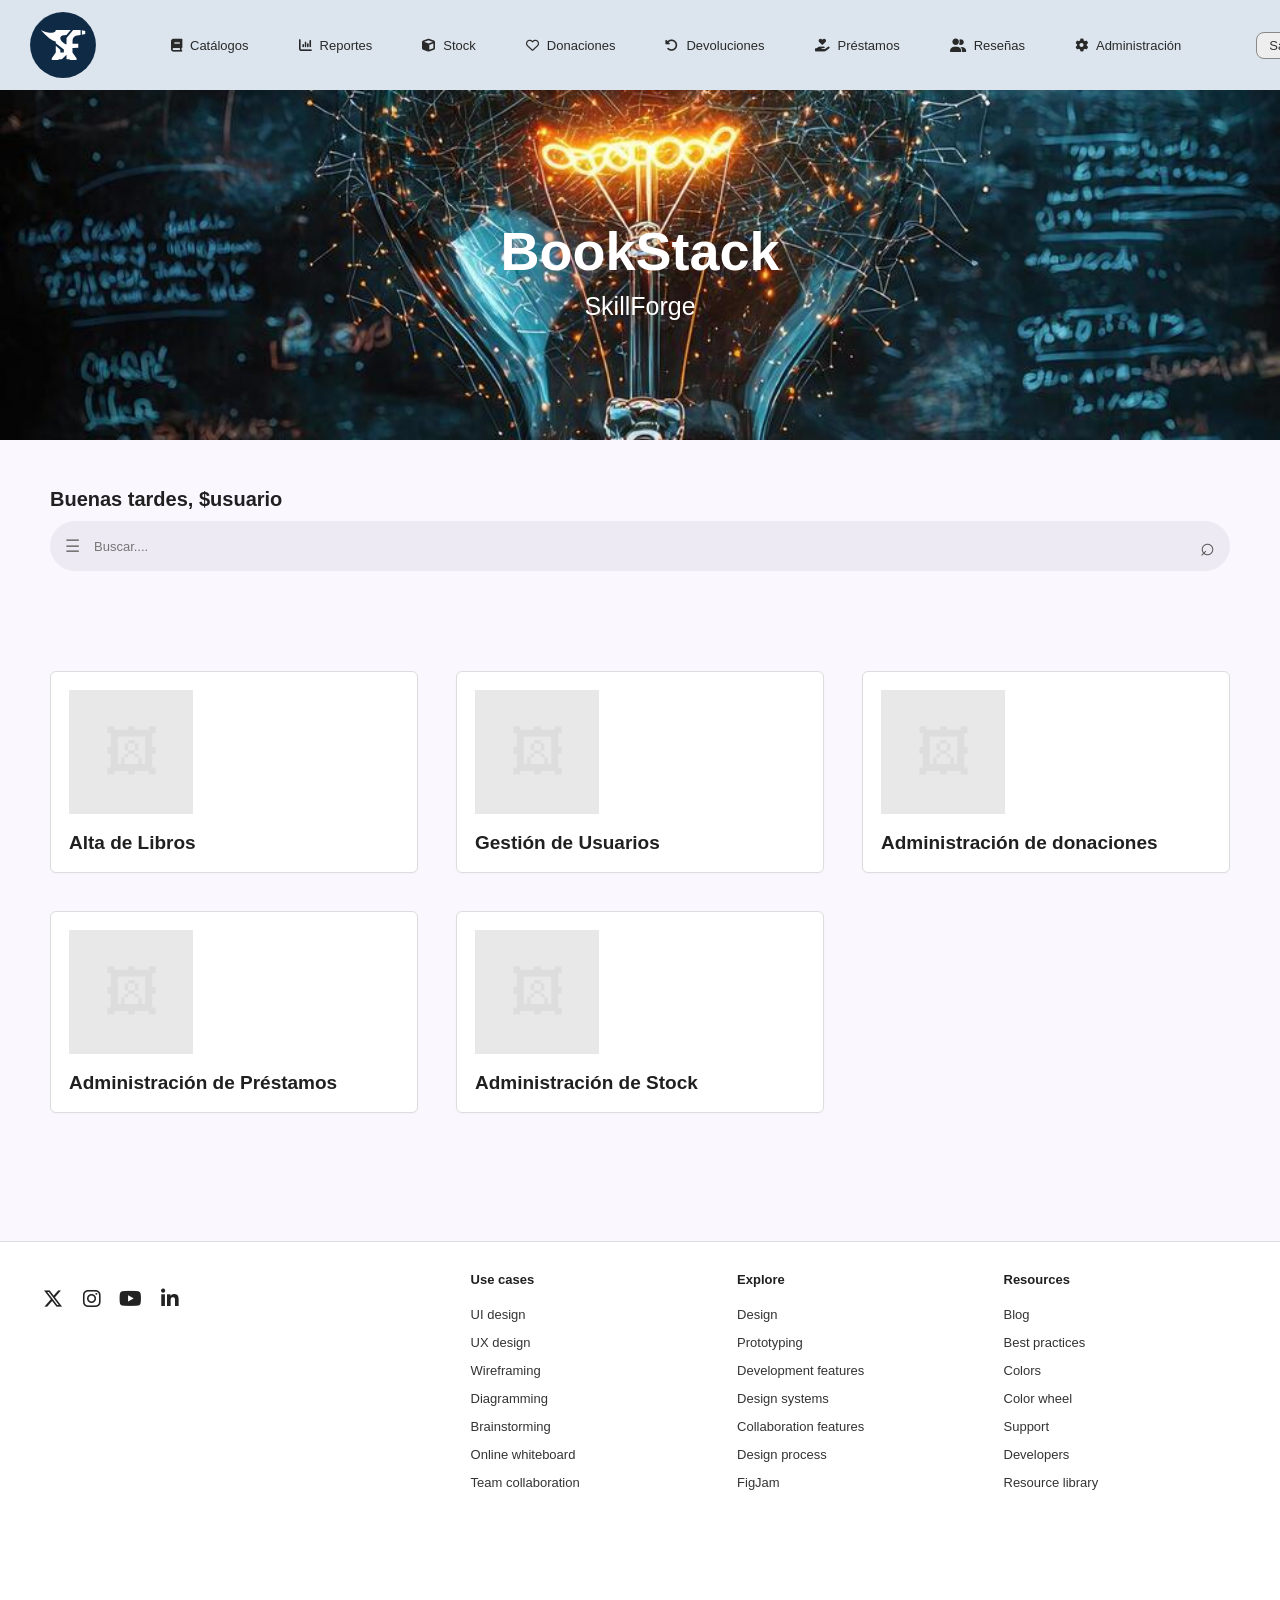
<file: index.html>
<!DOCTYPE html>
<html lang="es">
<head>
    <meta charset="UTF-8">
    <meta name="viewport" content="width=device-width, initial-scale=1.0">
    <title>BookStack - SkillForge</title>
    <link rel="stylesheet" href="https://cdnjs.cloudflare.com/ajax/libs/font-awesome/6.5.2/css/all.min.css">
    <link rel="stylesheet" href="css/style.css">
    <link rel="stylesheet" href="css/navbar.css">
    <link rel="stylesheet" href="css/footer.css">
    <link rel="stylesheet" href="css/formularios.css">
</head>

<body class="body-index">

    <header class="navbar">
        <table class="tabla-navbar">
            <tr>
                <td class="logo-navbar"><img src="img/logo_vectorizado.svg" alt="Logo BookStack"></td>
                <td>
                    <nav>
                        <a href="catalogo.html"><i class="fa-solid fa-book"></i> Catálogos</a>
                        <a href="operaciones.html"><i class="fa-solid fa-chart-column"></i> Reportes</a>
                        <a href="gestion-stock.html"><i class="fa-solid fa-cube"></i> Stock</a>
                        <a href="gestion-stock.html"><i class="fa-regular fa-heart"></i> Donaciones</a>
                        <a href="gestion-stock.html"><i class="fa-solid fa-rotate-left"></i> Devoluciones</a>
                        <a href="registro-prestamo.html"><i class="fa-solid fa-hand-holding-heart"></i> Préstamos</a>
                        <a href="resenas.html"><i class="fa-solid fa-user-group"></i> Reseñas</a>
                        <a href="index.html"><i class="fa-solid fa-gear"></i> Administración</a>
                    </nav>
                </td>
                <td><button class="btn-salir" id="btnSalir">Salir</button></td>
            </tr>
        </table>
    </header>

    <section class="hero hero-index">
        <div class="hero-contenido">
            <h1>BookStack</h1>
            <p>SkillForge</p>
        </div>
    </section>

    <main class="main-index">

        <h2>Buenas tardes, $usuario</h2>

        <table class="search-box">
            <tr>
                <td class="menu-icon">☰</td>
                <td class="search-input"><input type="text" id="search" placeholder="Buscar...."></td>
                <td class="search-icon">⌕</td>
            </tr>
        </table>

        <table class="cards" id="cards">
            <tr>
                <td>
                    <a href="alta-libro.html" class="card-link">
                        <div class="card">
                            <div class="card-image">🖼</div>
                            <h3>Alta de Libros</h3>
                        </div>
                    </a>
                </td>
                <td>
                    <a href="gestion-usuarios.html" class="card-link">
                        <div class="card">
                            <div class="card-image">🖼</div>
                            <h3>Gestión de Usuarios</h3>
                        </div>
                    </a>
                </td>
                <td>
                    <a href="alta-libro.html" class="card-link">
                        <div class="card">
                            <div class="card-image">🖼</div>
                            <h3>Administración de donaciones</h3>
                        </div>
                    </a>
                </td>
            </tr>
            <tr>
                <td>
                    <a href="registro-prestamo.html" class="card-link">
                        <div class="card">
                            <div class="card-image">🖼</div>
                            <h3>Administración de Préstamos</h3>
                        </div>
                    </a>
                </td>
                <td>
                    <a href="gestion-stock.html" class="card-link">
                        <div class="card">
                            <div class="card-image">🖼</div>
                            <h3>Administración de Stock</h3>
                        </div>
                    </a>
                </td>
                <td></td>
            </tr>
        </table>

    </main>

    <footer class="footer-index">
        <table class="tabla-footer">
            <tr>
                <td class="footer-redes">
                    <div class="redes redes-index">
                        <a href="#" aria-label="X"><i class="fa-brands fa-x-twitter"></i></a>
                        <a href="#" aria-label="Instagram"><i class="fa-brands fa-instagram"></i></a>
                        <a href="#" aria-label="YouTube"><i class="fa-brands fa-youtube"></i></a>
                        <a href="#" aria-label="LinkedIn"><i class="fa-brands fa-linkedin-in"></i></a>
                    </div>
                </td>
                <td class="footer-columna">
                    <h4>Use cases</h4>
                    <p>UI design</p>
                    <p>UX design</p>
                    <p>Wireframing</p>
                    <p>Diagramming</p>
                    <p>Brainstorming</p>
                    <p>Online whiteboard</p>
                    <p>Team collaboration</p>
                </td>
                <td class="footer-columna">
                    <h4>Explore</h4>
                    <p>Design</p>
                    <p>Prototyping</p>
                    <p>Development features</p>
                    <p>Design systems</p>
                    <p>Collaboration features</p>
                    <p>Design process</p>
                    <p>FigJam</p>
                </td>
                <td class="footer-columna">
                    <h4>Resources</h4>
                    <p>Blog</p>
                    <p>Best practices</p>
                    <p>Colors</p>
                    <p>Color wheel</p>
                    <p>Support</p>
                    <p>Developers</p>
                    <p>Resource library</p>
                </td>
            </tr>
        </table>
    </footer>

    <script src="js/main.js"></script>

</body>
</html>
</file>
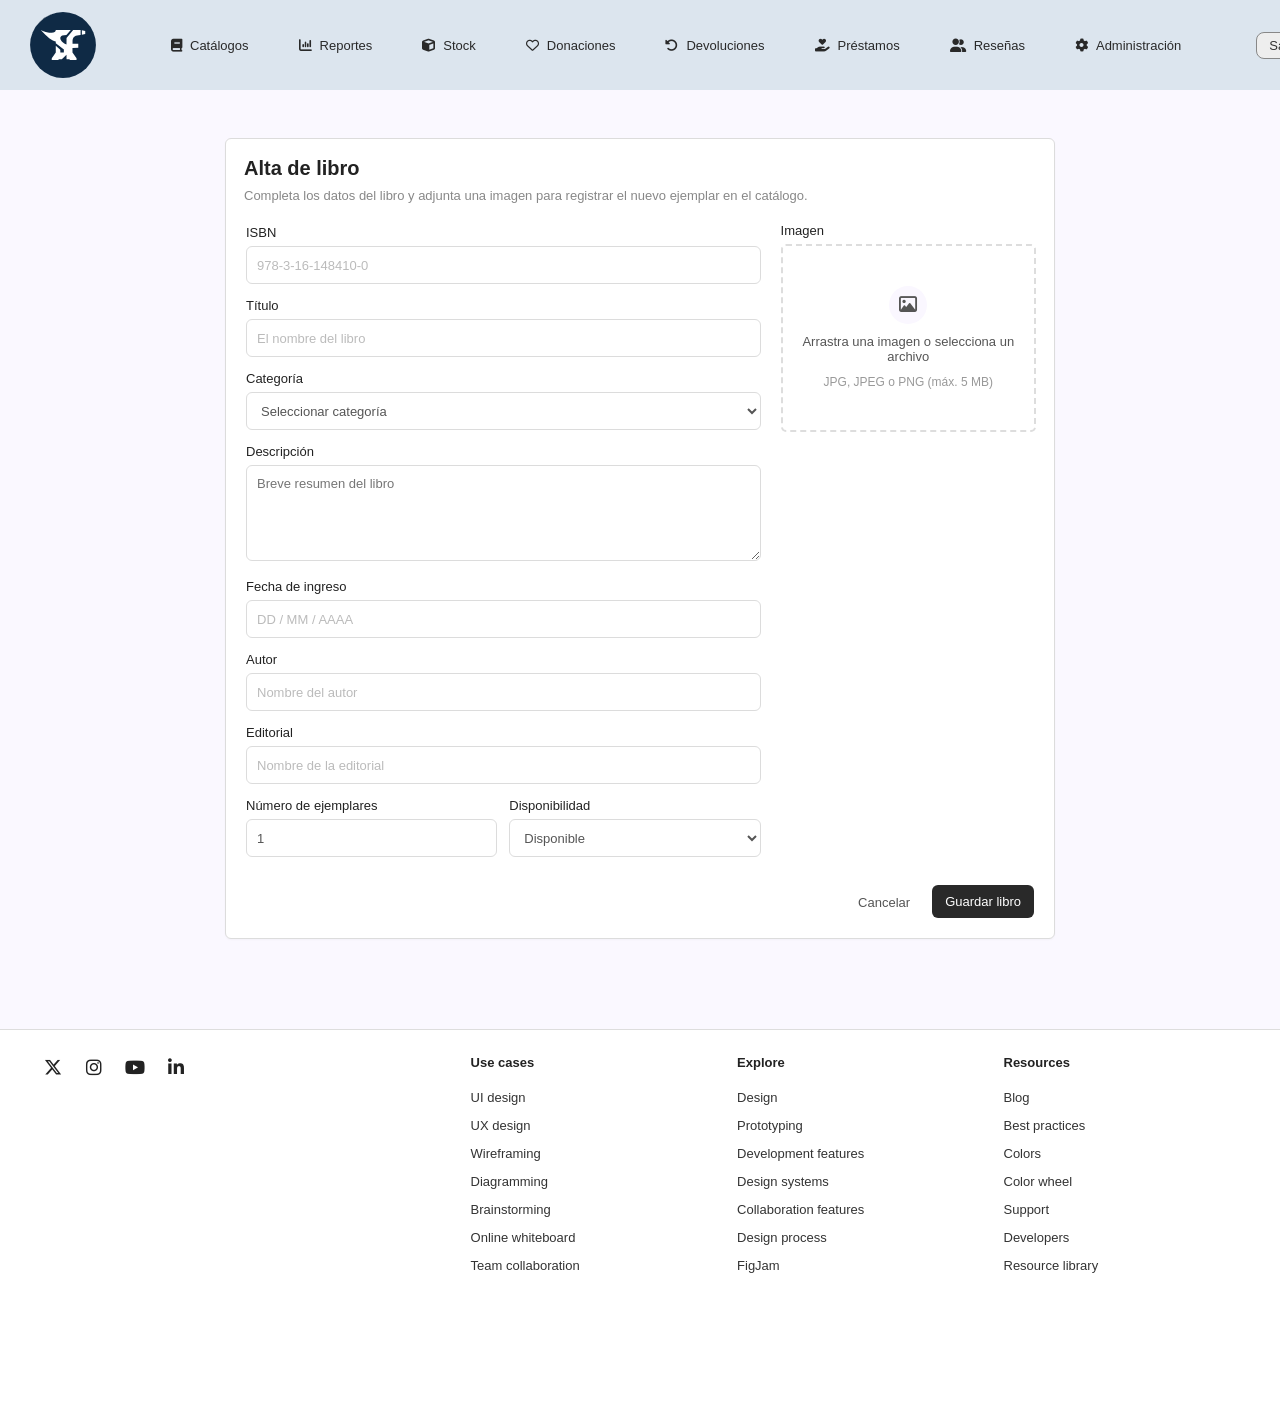
<file: alta-libro.html>
<!DOCTYPE html>
<html lang="es">
<head>
    <meta charset="UTF-8">
    <meta name="viewport" content="width=device-width, initial-scale=1.0">
    <title>BookStack - Alta de libro</title>
    <link rel="stylesheet" href="https://cdnjs.cloudflare.com/ajax/libs/font-awesome/6.5.2/css/all.min.css">
    <link rel="stylesheet" href="css/style.css">
    <link rel="stylesheet" href="css/navbar.css">
    <link rel="stylesheet" href="css/footer.css">
    <link rel="stylesheet" href="css/formularios.css">
</head>

<body class="body-alta">

    <header class="navbar">
        <table class="tabla-navbar">
            <tr>
                <td class="logo-navbar"><img src="img/logo_vectorizado.svg" alt="Logo BookStack"></td>
                <td>
                    <nav>
                        <a href="catalogo.html"><i class="fa-solid fa-book"></i> Catálogos</a>
                        <a href="operaciones.html"><i class="fa-solid fa-chart-column"></i> Reportes</a>
                        <a href="gestion-stock.html"><i class="fa-solid fa-cube"></i> Stock</a>
                        <a href="gestion-stock.html"><i class="fa-regular fa-heart"></i> Donaciones</a>
                        <a href="gestion-stock.html"><i class="fa-solid fa-rotate-left"></i> Devoluciones</a>
                        <a href="registro-prestamo.html"><i class="fa-solid fa-hand-holding-heart"></i> Préstamos</a>
                        <a href="resenas.html"><i class="fa-solid fa-user-group"></i> Reseñas</a>
                        <a href="index.html"><i class="fa-solid fa-gear"></i> Administración</a>
                    </nav>
                </td>
                <td><button class="btn-salir" id="btnSalir">Salir</button></td>
            </tr>
        </table>
    </header>

    <main class="main-alta">

        <section class="formulario">

            <h2>Alta de libro</h2>
            <p class="descripcion">
                Completa los datos del libro y adjunta una imagen para registrar el nuevo ejemplar en el catálogo.
            </p>

            <table class="form-contenido">
                <tr>
                    <td class="campos">
                        <table class="tabla-campos">
                            <tr>
                                <td class="campo">
                                    <label for="isbn">ISBN</label>
                                    <input type="text" id="isbn" placeholder="978-3-16-148410-0">
                                </td>
                            </tr>
                            <tr>
                                <td class="campo">
                                    <label for="titulo">Título</label>
                                    <input type="text" id="titulo" placeholder="El nombre del libro">
                                </td>
                            </tr>
                            <tr>
                                <td class="campo">
                                    <label for="categoria">Categoría</label>
                                    <select id="categoria">
                                        <option value="">Seleccionar categoría</option>
                                        <option>Novela</option>
                                        <option>Historia</option>
                                        <option>Ciencia</option>
                                        <option>Infantil</option>
                                        <option>Educación</option>
                                    </select>
                                </td>
                            </tr>
                            <tr>
                                <td class="campo">
                                    <label for="descripcion">Descripción</label>
                                    <textarea id="descripcion" placeholder="Breve resumen del libro"></textarea>
                                </td>
                            </tr>
                            <tr>
                                <td class="campo">
                                    <label for="fecha">Fecha de ingreso</label>
                                    <input type="text" id="fecha" placeholder="DD / MM / AAAA">
                                </td>
                            </tr>
                            <tr>
                                <td class="campo">
                                    <label for="autor">Autor</label>
                                    <input type="text" id="autor" placeholder="Nombre del autor">
                                </td>
                            </tr>
                            <tr>
                                <td class="campo">
                                    <label for="editorial">Editorial</label>
                                    <input type="text" id="editorial" placeholder="Nombre de la editorial">
                                </td>
                            </tr>
                            <tr>
                                <td>
                                    <table class="fila">
                                        <tr>
                                            <td class="campo">
                                                <label for="ejemplares">Número de ejemplares</label>
                                                <input type="number" id="ejemplares" value="1" min="1">
                                            </td>
                                            <td class="campo">
                                                <label for="disponibilidad">Disponibilidad</label>
                                                <select id="disponibilidad">
                                                    <option>Disponible</option>
                                                    <option>No disponible</option>
                                                </select>
                                            </td>
                                        </tr>
                                    </table>
                                </td>
                            </tr>
                        </table>
                    </td>
                    <td class="imagen">
                        <label>Imagen</label>
                        <div class="zona-imagen" id="zonaImagen">
                            <input type="file" id="archivoImagen" accept=".jpg,.jpeg,.png" hidden>
                            <div id="contenidoImagen">
                                <div class="icono-imagen">
                                    <i class="fa-regular fa-image"></i>
                                </div>
                                <p>Arrastra una imagen o selecciona un archivo</p>
                                <span>JPG, JPEG o PNG (máx. 5 MB)</span>
                            </div>
                            <img id="preview" class="preview" alt="Vista previa">
                        </div>
                    </td>
                </tr>
            </table>

            <table class="acciones">
                <tr>
                    <td>
                        <button type="button" class="btn-cancelar" id="btnCancelar">Cancelar</button>
                    </td>
                    <td>
                        <button type="button" class="btn-guardar" id="btnGuardar">Guardar libro</button>
                    </td>
                </tr>
            </table>

        </section>

    </main>

    <footer class="footer-alta">
        <table class="tabla-footer">
            <tr>
                <td class="footer-redes">
                    <div class="redes">
                        <a href="#" aria-label="X"><i class="fa-brands fa-x-twitter"></i></a>
                        <a href="#" aria-label="Instagram"><i class="fa-brands fa-instagram"></i></a>
                        <a href="#" aria-label="YouTube"><i class="fa-brands fa-youtube"></i></a>
                        <a href="#" aria-label="LinkedIn"><i class="fa-brands fa-linkedin-in"></i></a>
                    </div>
                </td>
                <td class="footer-columna">
                    <h4>Use cases</h4>
                    <p>UI design</p>
                    <p>UX design</p>
                    <p>Wireframing</p>
                    <p>Diagramming</p>
                    <p>Brainstorming</p>
                    <p>Online whiteboard</p>
                    <p>Team collaboration</p>
                </td>
                <td class="footer-columna">
                    <h4>Explore</h4>
                    <p>Design</p>
                    <p>Prototyping</p>
                    <p>Development features</p>
                    <p>Design systems</p>
                    <p>Collaboration features</p>
                    <p>Design process</p>
                    <p>FigJam</p>
                </td>
                <td class="footer-columna">
                    <h4>Resources</h4>
                    <p>Blog</p>
                    <p>Best practices</p>
                    <p>Colors</p>
                    <p>Color wheel</p>
                    <p>Support</p>
                    <p>Developers</p>
                    <p>Resource library</p>
                </td>
            </tr>
        </table>
    </footer>

    <script src="js/alta.js"></script>
</body>
</html>
</file>
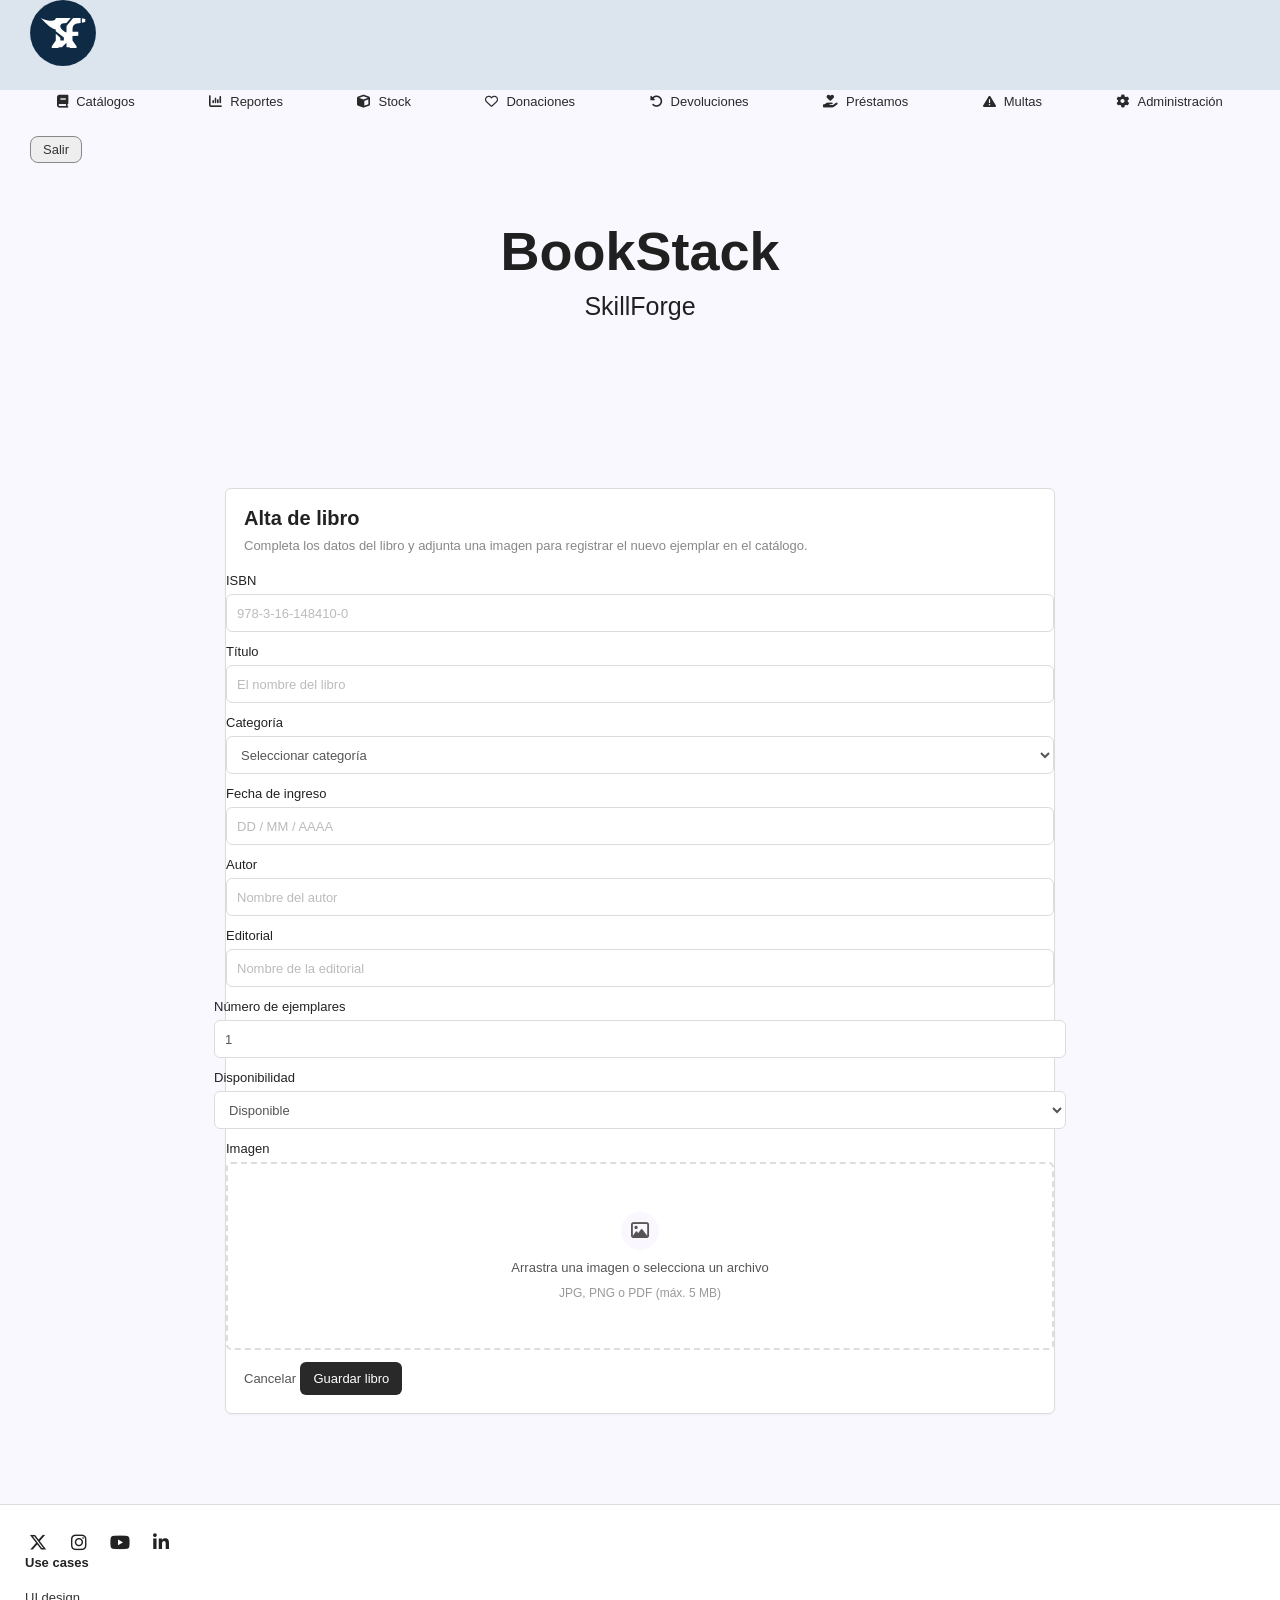
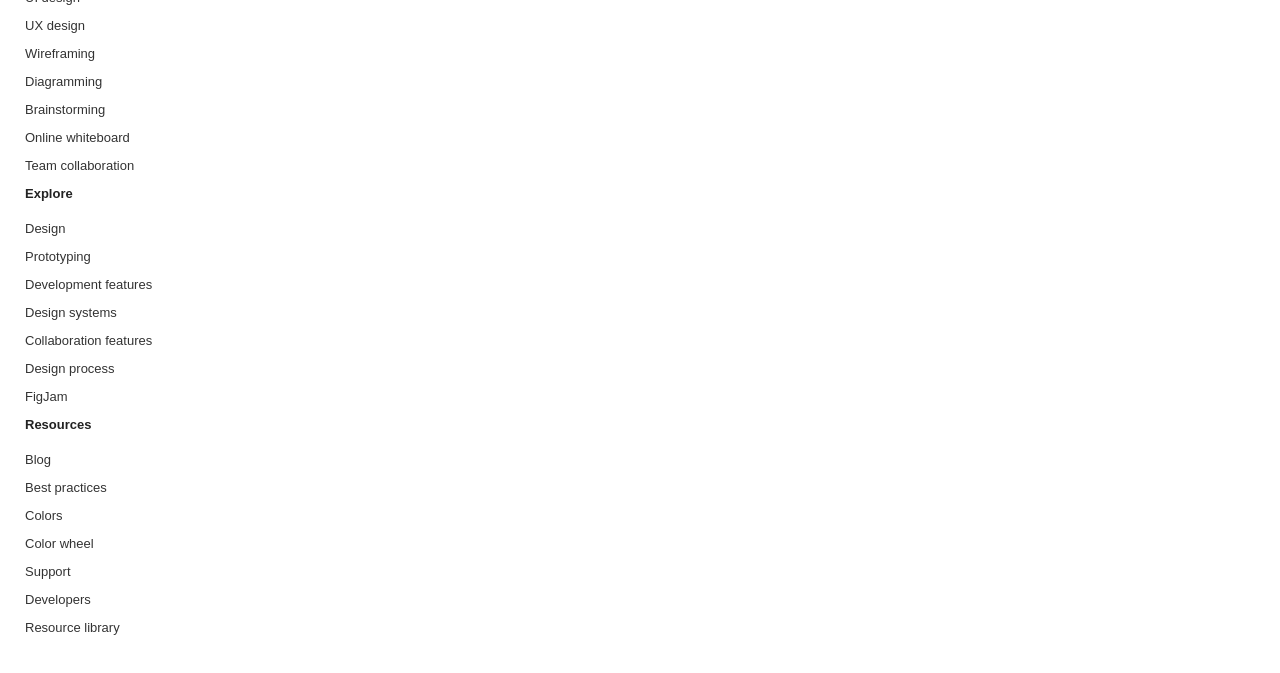
<file: alta.html>
<!DOCTYPE html>
<html lang="es">
<head>
    <meta charset="UTF-8">
    <meta name="viewport" content="width=device-width, initial-scale=1.0">

    <title>BookStack - Alta de libro</title>

    <link rel="stylesheet" href="https://cdnjs.cloudflare.com/ajax/libs/font-awesome/6.5.2/css/all.min.css">
    <link rel="stylesheet" href="css/style.css">
    <link rel="stylesheet" href="css/navbar.css">
    <link rel="stylesheet" href="css/footer.css">
    <link rel="stylesheet" href="css/formularios.css">
</head>

<body class="body-alta">

    <header class="navbar">

        <div class="logo-navbar">
            <img src="img/logo_vectorizado.svg" alt="Logo BookStack">
        </div>

        <nav>
            <a href="#">
                <i class="fa-solid fa-book"></i>
                Catálogos
            </a>

            <a href="#">
                <i class="fa-solid fa-chart-column"></i>
                Reportes
            </a>

            <a href="#">
                <i class="fa-solid fa-cube"></i>
                Stock
            </a>

            <a href="#">
                <i class="fa-regular fa-heart"></i>
                Donaciones
            </a>

            <a href="#">
                <i class="fa-solid fa-rotate-left"></i>
                Devoluciones
            </a>

            <a href="#">
                <i class="fa-solid fa-hand-holding-heart"></i>
                Préstamos
            </a>

            <a href="#">
                <i class="fa-solid fa-triangle-exclamation"></i>
                Multas
            </a>

            <a href="#">
                <i class="fa-solid fa-gear"></i>
                Administración
            </a>
        </nav>

        <button class="btn-salir" id="btnSalir">
            Salir
        </button>

    </header>

    <section class="hero">
        <div class="hero-contenido">
            <h1>BookStack</h1>
            <p>SkillForge</p>
        </div>
    </section>

    <main class="main-alta">

        <section class="formulario">

            <h2>Alta de libro</h2>

            <p class="descripcion">
                Completa los datos del libro y adjunta una imagen para registrar
                el nuevo ejemplar en el catálogo.
            </p>

            <div class="form-contenido">

                <div class="campos">

                    <div class="campo">
                        <label for="isbn">ISBN</label>
                        <input
                            type="text"
                            id="isbn"
                            placeholder="978-3-16-148410-0"
                        >
                    </div>

                    <div class="campo">
                        <label for="titulo">Título</label>
                        <input
                            type="text"
                            id="titulo"
                            placeholder="El nombre del libro"
                        >
                    </div>

                    <div class="campo">
                        <label for="categoria">Categoría</label>
                        <select id="categoria">
                            <option value="">Seleccionar categoría</option>
                            <option>Novela</option>
                            <option>Historia</option>
                            <option>Ciencia</option>
                            <option>Infantil</option>
                            <option>Educación</option>
                        </select>
                    </div>

                    <div class="campo">
                        <label for="fecha">Fecha de ingreso</label>
                        <input
                            type="text"
                            id="fecha"
                            placeholder="DD / MM / AAAA"
                        >
                    </div>

                    <div class="campo">
                        <label for="autor">Autor</label>
                        <input
                            type="text"
                            id="autor"
                            placeholder="Nombre del autor"
                        >
                    </div>

                    <div class="campo">
                        <label for="editorial">Editorial</label>
                        <input
                            type="text"
                            id="editorial"
                            placeholder="Nombre de la editorial"
                        >
                    </div>

                    <div class="fila">

                        <div class="campo">
                            <label for="ejemplares">Número de ejemplares</label>
                            <input
                                type="number"
                                id="ejemplares"
                                value="1"
                                min="1"
                            >
                        </div>

                        <div class="campo">
                            <label for="disponibilidad">Disponibilidad</label>
                            <select id="disponibilidad">
                                <option>Disponible</option>
                                <option>No disponible</option>
                            </select>
                        </div>

                    </div>

                </div>

                <div class="imagen">

                    <label>Imagen</label>

                    <div class="zona-imagen" id="zonaImagen">

                        <input
                            type="file"
                            id="archivoImagen"
                            accept=".jpg,.jpeg,.png,.pdf"
                            hidden
                        >

                        <div id="contenidoImagen">

                            <div class="icono-imagen">
                                <i class="fa-regular fa-image"></i>
                            </div>

                            <p>Arrastra una imagen o selecciona un archivo</p>

                            <span>JPG, PNG o PDF (máx. 5 MB)</span>

                        </div>

                        <img
                            id="preview"
                            class="preview"
                            alt="Vista previa"
                        >

                    </div>

                </div>

            </div>

            <div class="acciones">
                <button type="button" class="btn-cancelar" id="btnCancelar">
                    Cancelar
                </button>

                <button type="button" class="btn-guardar" id="btnGuardar">
                    Guardar libro
                </button>
            </div>

        </section>

    </main>

    <footer class="footer-alta">

        <div class="footer-redes">
            <div class="redes">
                <a href="#" aria-label="X">
                    <i class="fa-brands fa-x-twitter"></i>
                </a>
                <a href="#" aria-label="Instagram">
                    <i class="fa-brands fa-instagram"></i>
                </a>
                <a href="#" aria-label="YouTube">
                    <i class="fa-brands fa-youtube"></i>
                </a>
                <a href="#" aria-label="LinkedIn">
                    <i class="fa-brands fa-linkedin-in"></i>
                </a>
            </div>
        </div>

        <div class="footer-columna">
            <h4>Use cases</h4>
            <p>UI design</p>
            <p>UX design</p>
            <p>Wireframing</p>
            <p>Diagramming</p>
            <p>Brainstorming</p>
            <p>Online whiteboard</p>
            <p>Team collaboration</p>
        </div>

        <div class="footer-columna">
            <h4>Explore</h4>
            <p>Design</p>
            <p>Prototyping</p>
            <p>Development features</p>
            <p>Design systems</p>
            <p>Collaboration features</p>
            <p>Design process</p>
            <p>FigJam</p>
        </div>

        <div class="footer-columna">
            <h4>Resources</h4>
            <p>Blog</p>
            <p>Best practices</p>
            <p>Colors</p>
            <p>Color wheel</p>
            <p>Support</p>
            <p>Developers</p>
            <p>Resource library</p>
        </div>

    </footer>

    <script src="js/alta.js"></script>

</body>
</html>
</file>
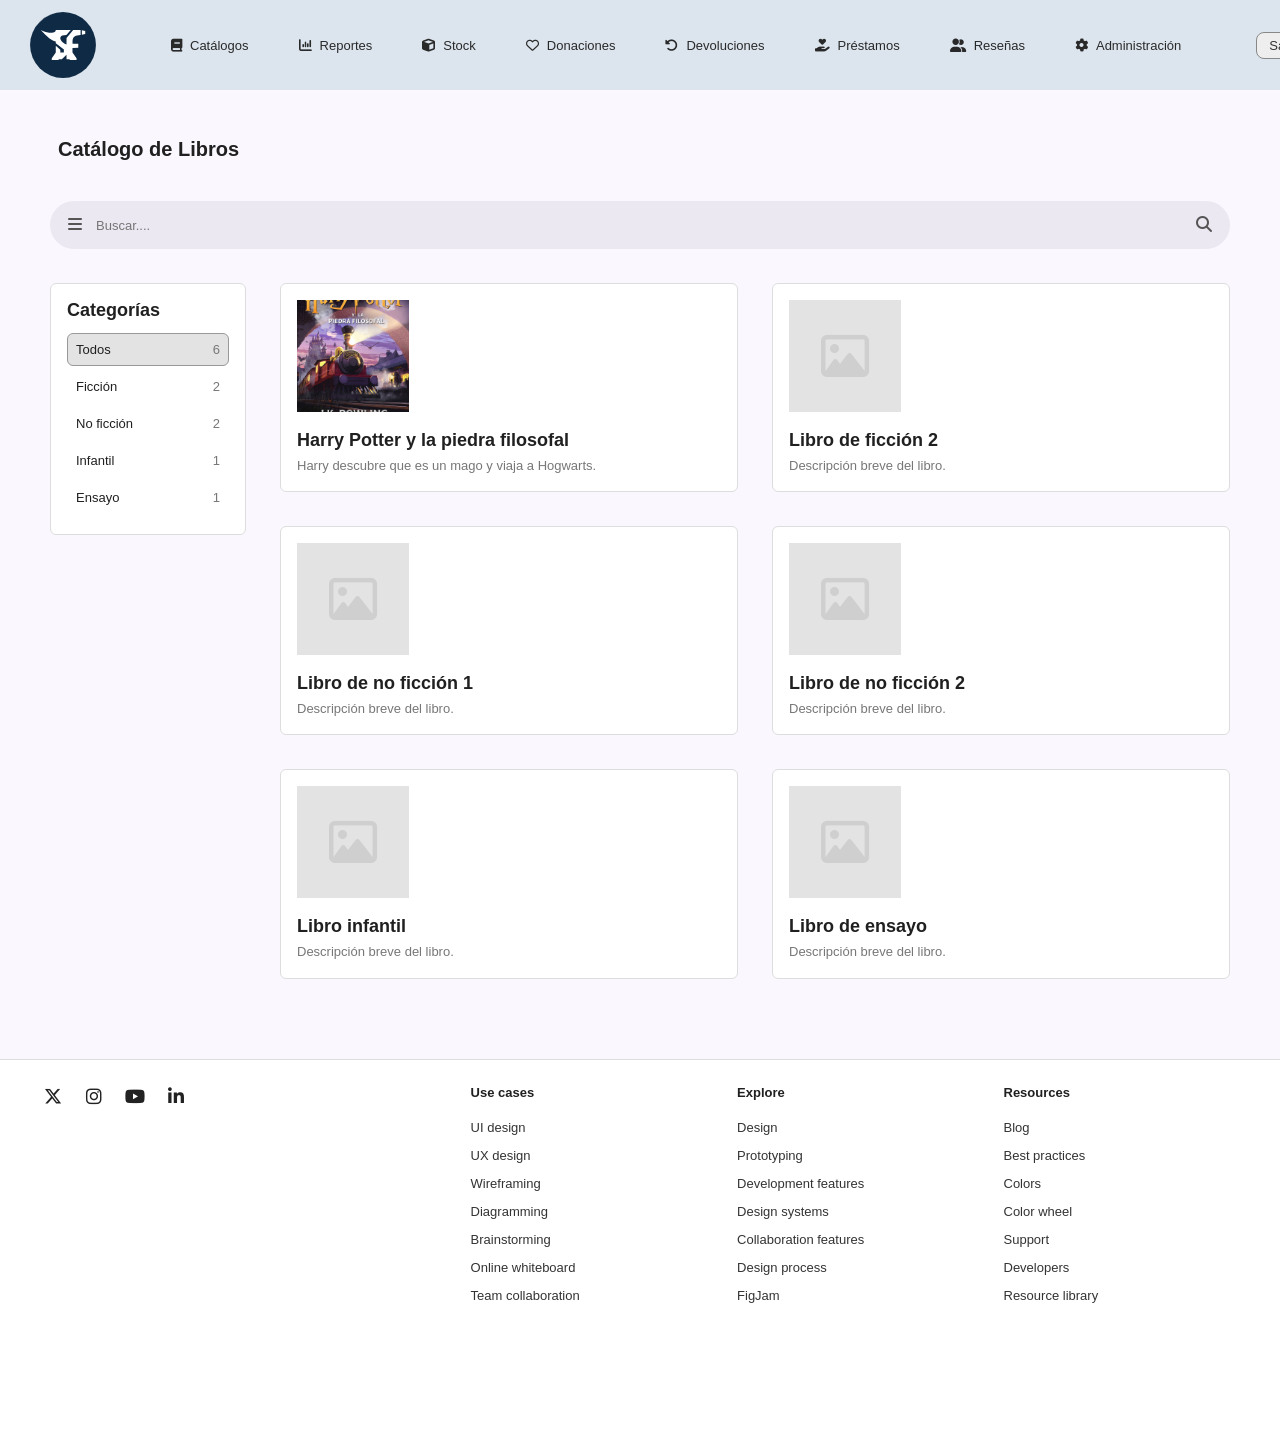
<file: catalogo.html>
<!DOCTYPE html>
<html lang="es">
<head>
    <meta charset="UTF-8">
    <meta name="viewport" content="width=device-width, initial-scale=1.0">
    <title>BookStack - Catálogo</title>
    <link rel="stylesheet" href="https://cdnjs.cloudflare.com/ajax/libs/font-awesome/6.5.2/css/all.min.css">
    <link rel="stylesheet" href="css/style.css">
    <link rel="stylesheet" href="css/navbar.css">
    <link rel="stylesheet" href="css/footer.css">
    <link rel="stylesheet" href="css/formularios.css">
</head>

<body class="body-catalogo">

    <header class="navbar">
        <table class="tabla-navbar">
            <tr>
                <td class="logo-navbar"><img src="img/logo_vectorizado.svg" alt="Logo BookStack"></td>
                <td>
                    <nav>
                        <a href="catalogo.html"><i class="fa-solid fa-book"></i> Catálogos</a>
                        <a href="operaciones.html"><i class="fa-solid fa-chart-column"></i> Reportes</a>
                        <a href="gestion-stock.html"><i class="fa-solid fa-cube"></i> Stock</a>
                        <a href="gestion-stock.html"><i class="fa-regular fa-heart"></i> Donaciones</a>
                        <a href="gestion-stock.html"><i class="fa-solid fa-rotate-left"></i> Devoluciones</a>
                        <a href="registro-prestamo.html"><i class="fa-solid fa-hand-holding-heart"></i> Préstamos</a>
                        <a href="resenas.html"><i class="fa-solid fa-user-group"></i> Reseñas</a>
                        <a href="index.html"><i class="fa-solid fa-gear"></i> Administración</a>
                    </nav>
                </td>
                <td><button class="btn-salir" id="btnSalir">Salir</button></td>
            </tr>
        </table>
    </header>

    <main class="catalogo">
        <h2>Catálogo de Libros</h2>
        <table class="buscador">
            <tr>
                <td><i class="fa-solid fa-bars"></i></td>
                <td><input type="text" id="buscador" placeholder="Buscar...."></td>
                <td><i class="fa-solid fa-magnifying-glass"></i></td>
            </tr>
        </table>
        <table class="catalogo-layout">
            <tr>
                <td>
                    <aside class="categorias">
                        <h3>Categorías</h3>
                        <ul id="listaCategorias"></ul>
                    </aside>
                </td>

                <td>
                    <section class="lista-libros" id="listaLibros"></section>
                </td>
            </tr>
        </table>

    </main>

    <footer class="footer-alta">
        <table class="tabla-footer">
            <tr>
                <td class="footer-redes">
                    <div class="redes">
                        <a href="#" aria-label="X"><i class="fa-brands fa-x-twitter"></i></a>
                        <a href="#" aria-label="Instagram"><i class="fa-brands fa-instagram"></i></a>
                        <a href="#" aria-label="YouTube"><i class="fa-brands fa-youtube"></i></a>
                        <a href="#" aria-label="LinkedIn"><i class="fa-brands fa-linkedin-in"></i></a>
                    </div>
                </td>
                <td class="footer-columna">
                    <h4>Use cases</h4>
                    <p>UI design</p>
                    <p>UX design</p>
                    <p>Wireframing</p>
                    <p>Diagramming</p>
                    <p>Brainstorming</p>
                    <p>Online whiteboard</p>
                    <p>Team collaboration</p>
                </td>
                <td class="footer-columna">
                    <h4>Explore</h4>
                    <p>Design</p>
                    <p>Prototyping</p>
                    <p>Development features</p>
                    <p>Design systems</p>
                    <p>Collaboration features</p>
                    <p>Design process</p>
                    <p>FigJam</p>
                </td>
                <td class="footer-columna">
                    <h4>Resources</h4>
                    <p>Blog</p>
                    <p>Best practices</p>
                    <p>Colors</p>
                    <p>Color wheel</p>
                    <p>Support</p>
                    <p>Developers</p>
                    <p>Resource library</p>
                </td>
            </tr>
        </table>
    </footer>

    <script src="js/catalogo.js"></script>
</body>
</html>
</file>
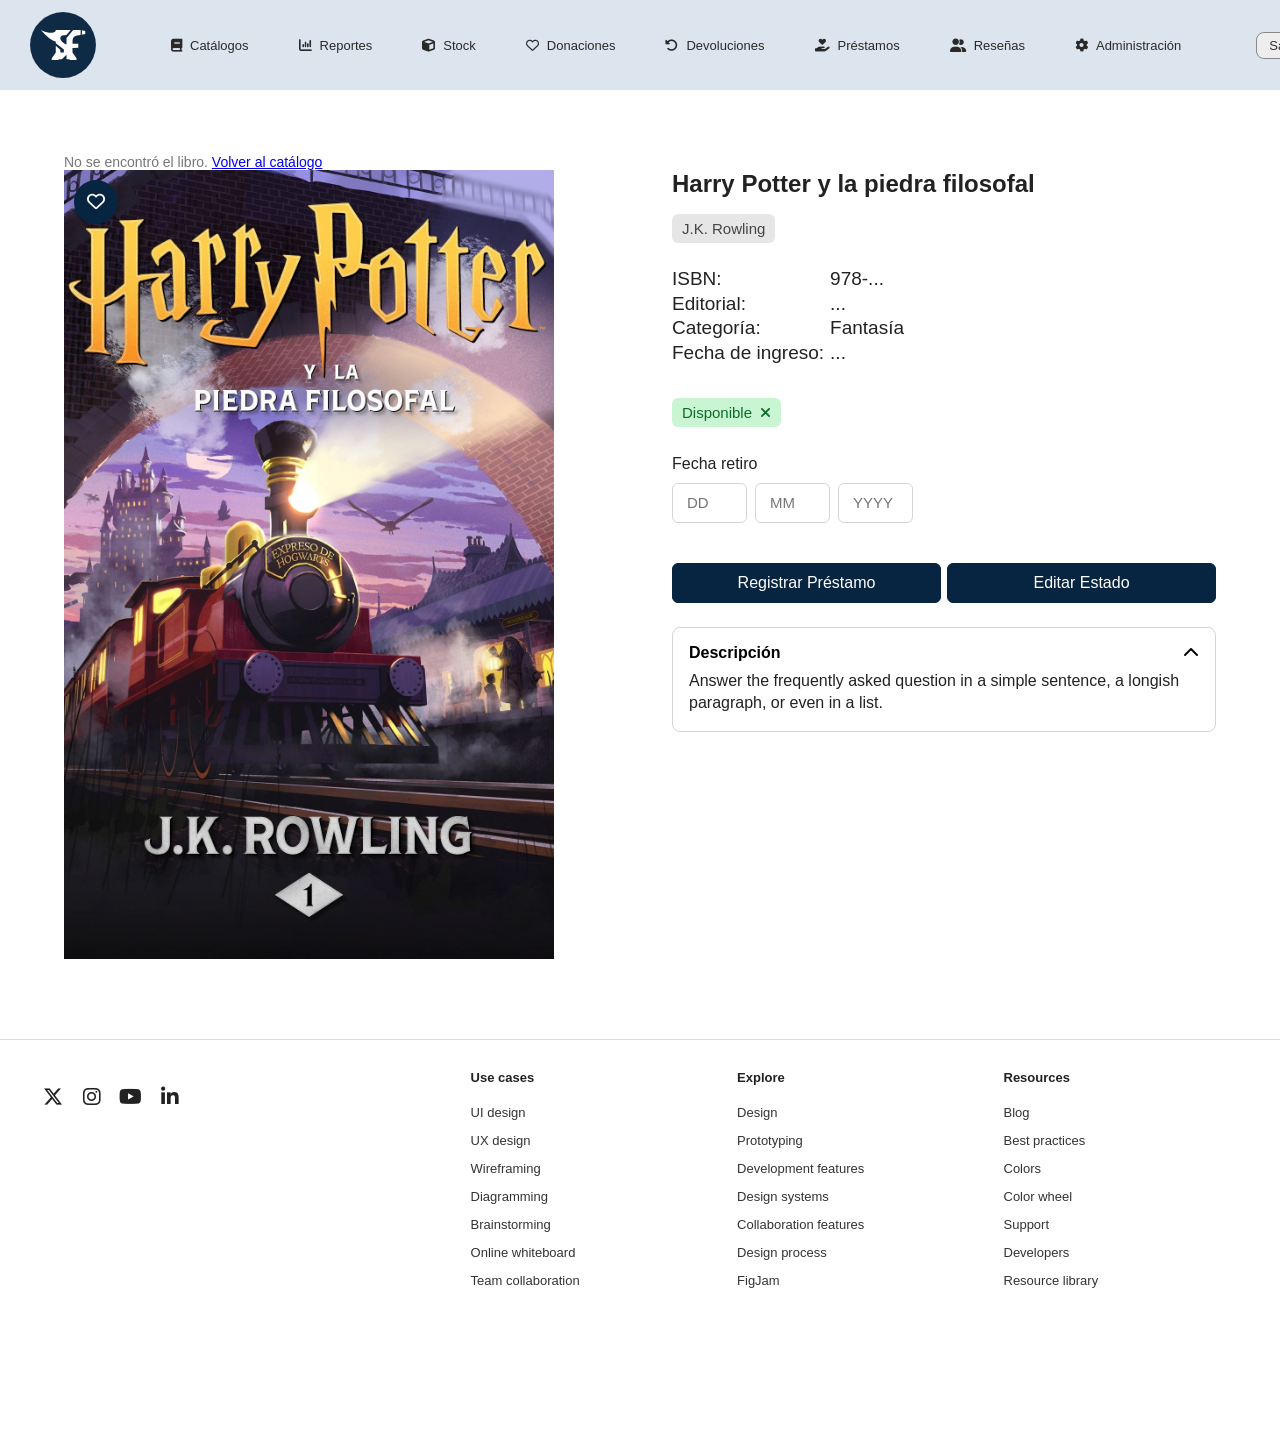
<file: detalle-libro.html>
<!DOCTYPE html>
<html lang="es">
<head>
    <meta charset="UTF-8">
    <meta name="viewport" content="width=device-width, initial-scale=1.0">
    <title>BookStack - Detalle de libro</title>
    <link rel="stylesheet" href="https://cdnjs.cloudflare.com/ajax/libs/font-awesome/6.5.2/css/all.min.css">
    <link rel="stylesheet" href="css/style.css">
    <link rel="stylesheet" href="css/navbar.css">
    <link rel="stylesheet" href="css/footer.css">
    <link rel="stylesheet" href="css/formularios.css">
</head>

<body class="body-detalle">

    <header class="navbar">
        <table class="tabla-navbar">
            <tr>
                <td class="logo-navbar"><img src="img/logo_vectorizado.svg" alt="Logo BookStack"></td>
                <td>
                    <nav>
                        <a href="catalogo.html"><i class="fa-solid fa-book"></i> Catálogos</a>
                        <a href="operaciones.html"><i class="fa-solid fa-chart-column"></i> Reportes</a>
                        <a href="gestion-stock.html"><i class="fa-solid fa-cube"></i> Stock</a>
                        <a href="gestion-stock.html"><i class="fa-regular fa-heart"></i> Donaciones</a>
                        <a href="gestion-stock.html"><i class="fa-solid fa-rotate-left"></i> Devoluciones</a>
                        <a href="registro-prestamo.html"><i class="fa-solid fa-hand-holding-heart"></i> Préstamos</a>
                        <a href="resenas.html"><i class="fa-solid fa-user-group"></i> Reseñas</a>
                        <a href="index.html"><i class="fa-solid fa-gear"></i> Administración</a>
                    </nav>
                </td>
                <td><button class="btn-salir" id="btnSalir">Salir</button></td>
            </tr>
        </table>
    </header>

    <main class="detalle">
        <p class="sin-resultados" id="noEncontrado" hidden>
            No se encontró el libro. <a href="catalogo.html">Volver al catálogo</a>
        </p>

        <table class="libro">
            <tr>
                <td class="portada">
                    <img id="portada" src="img/harry-potter.jpg" alt="Portada del libro">
                    <button class="btn-favorito" id="btnFavorito" aria-label="Agregar a favoritos">
                        <i class="fa-regular fa-heart"></i>
                    </button>
                </td>

                <td class="info">
                    <h1 id="titulo">Harry Potter y la piedra filosofal</h1>
                    <span class="chip chip-autor" id="autor">J.K. Rowling</span>

                    <table class="datos">
                        <tr><td>ISBN:</td><td><span id="isbn">978-...</span></td></tr>
                        <tr><td>Editorial:</td><td><span id="editorial">...</span></td></tr>
                        <tr><td>Categoría:</td><td><span id="categoria">Fantasía</span></td></tr>
                        <tr><td>Fecha de ingreso:</td><td><span id="fechaIngreso">...</span></td></tr>
                    </table>

                    <span class="chip chip-estado" id="estado">
                        <span id="estadoTexto">Disponible</span>
                        <i class="fa-solid fa-xmark"></i>
                    </span>

                    <table class="retiro">
                        <tr><td colspan="3"><label>Fecha retiro</label></td></tr>
                        <tr class="fecha-inputs">
                            <td><input type="text" id="dia"  placeholder="DD"   maxlength="2" inputmode="numeric"></td>
                            <td><input type="text" id="mes"  placeholder="MM"   maxlength="2" inputmode="numeric"></td>
                            <td><input type="text" id="anio" placeholder="YYYY" maxlength="4" inputmode="numeric"></td>
                        </tr>
                        <tr><td colspan="3"><p class="mensaje" id="mensaje"></p></td></tr>
                    </table>

                    <table class="acciones-prestamo">
                        <tr>
                            <td><button class="btn-prestamo" id="btnPrestamo">Registrar Préstamo</button></td>
                            <td><button class="btn-editarPrestamo" id="btnEditarPrestamo">Editar Estado</button></td>
                        </tr>
                    </table>

                    <table class="acordeon abierto" id="acordeon">
                        <tr>
                            <td>
                                <button class="acordeon-cabecera" id="acordeonBtn" type="button">
                                    <span>Descripción</span>
                                    <i class="fa-solid fa-chevron-up"></i>
                                </button>
                            </td>
                        </tr>
                        <tr>
                            <td class="acordeon-cuerpo" id="descripcion">
                            Answer the frequently asked question in a simple sentence, a longish paragraph, or even in a list.
                        </td>
                        </tr>
                    </table>
                </td>
            </tr>
        </table>

        <section class="reviews">
            <h2>Ultimas reseñas</h2>
            <table class="reviews-grid">
                <tr id="reviewsGrid"></tr>
            </table>
        </section>

    </main>

    <footer class="footer-index">
        <table class="tabla-footer">
            <tr>
                <td class="footer-redes">
                    <div class="redes redes-index">
                        <a href="#" aria-label="X"><i class="fa-brands fa-x-twitter"></i></a>
                        <a href="#" aria-label="Instagram"><i class="fa-brands fa-instagram"></i></a>
                        <a href="#" aria-label="YouTube"><i class="fa-brands fa-youtube"></i></a>
                        <a href="#" aria-label="LinkedIn"><i class="fa-brands fa-linkedin-in"></i></a>
                    </div>
                </td>
                <td class="footer-columna">
                    <h4>Use cases</h4>
                    <p>UI design</p>
                    <p>UX design</p>
                    <p>Wireframing</p>
                    <p>Diagramming</p>
                    <p>Brainstorming</p>
                    <p>Online whiteboard</p>
                    <p>Team collaboration</p>
                </td>
                <td class="footer-columna">
                    <h4>Explore</h4>
                    <p>Design</p>
                    <p>Prototyping</p>
                    <p>Development features</p>
                    <p>Design systems</p>
                    <p>Collaboration features</p>
                    <p>Design process</p>
                    <p>FigJam</p>
                </td>
                <td class="footer-columna">
                    <h4>Resources</h4>
                    <p>Blog</p>
                    <p>Best practices</p>
                    <p>Colors</p>
                    <p>Color wheel</p>
                    <p>Support</p>
                    <p>Developers</p>
                    <p>Resource library</p>
                </td>
            </tr>
        </table>
    </footer>

    <script src="js/detalle-libro.js"></script>
</body>
</html>
</file>
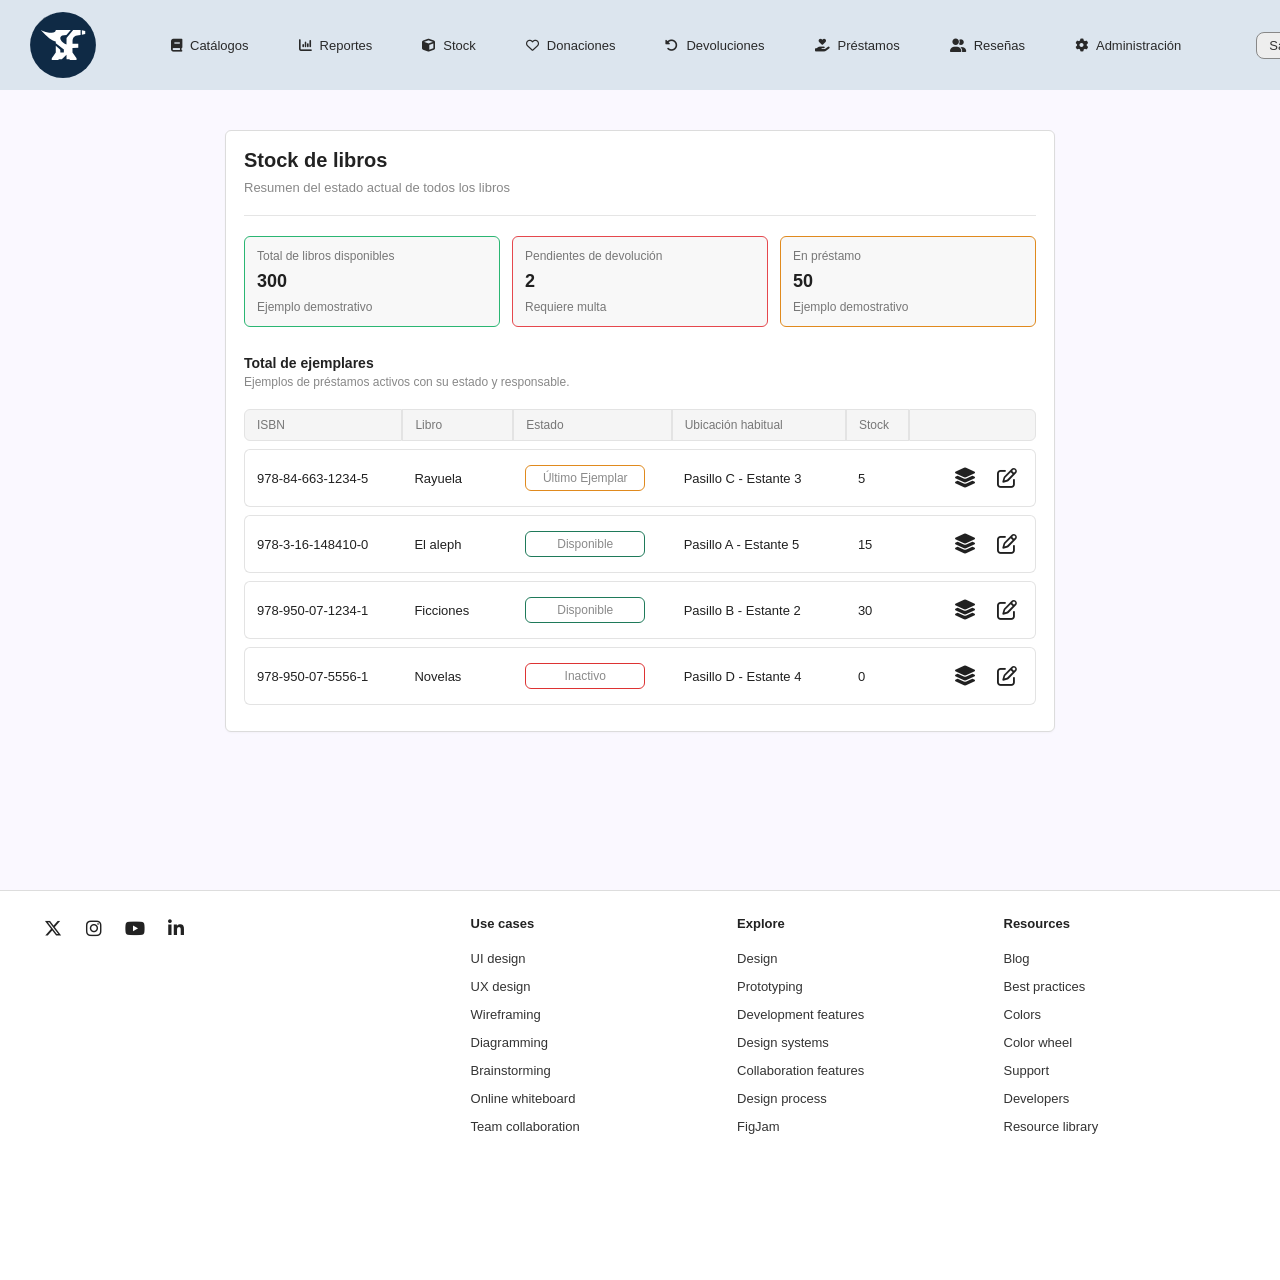
<file: gestion-stock.html>
<!DOCTYPE html>
<html lang="es">
<head>
    <meta charset="UTF-8">
    <meta name="viewport" content="width=device-width, initial-scale=1.0">
    <title>BookStack - Stock</title>
    <link rel="stylesheet" href="https://cdnjs.cloudflare.com/ajax/libs/font-awesome/6.5.2/css/all.min.css">
    <link rel="stylesheet" href="css/style.css">
    <link rel="stylesheet" href="css/navbar.css">
    <link rel="stylesheet" href="css/footer.css">
    <link rel="stylesheet" href="css/formularios.css">
</head>

<body class="body-prestamo">

    <header class="navbar">
        <table class="tabla-navbar">
            <tr>
                <td class="logo-navbar">
                    <img src="img/logo_vectorizado.svg" alt="Logo BookStack">
                </td>
                <td>
                    <nav>
                        <a href="catalogo.html"><i class="fa-solid fa-book"></i> Catálogos</a>
                        <a href="operaciones.html"><i class="fa-solid fa-chart-column"></i> Reportes</a>
                        <a href="gestion-stock.html"><i class="fa-solid fa-cube"></i> Stock</a>
                        <a href="gestion-stock.html"><i class="fa-regular fa-heart"></i> Donaciones</a>
                        <a href="gestion-stock.html"><i class="fa-solid fa-rotate-left"></i> Devoluciones</a>
                        <a href="registro-prestamo.html"><i class="fa-solid fa-hand-holding-heart"></i> Préstamos</a>
                        <a href="resenas.html"><i class="fa-solid fa-user-group"></i> Reseñas</a>
                        <a href="index.html"><i class="fa-solid fa-gear"></i> Administración</a>
                    </nav>
                </td>

                <td>
                    <button class="btn-salir" id="btnSalir" type="button">
                        Salir
                    </button>
                </td>
            </tr>
        </table>
    </header>

    <main class="main-prestamo">
        <section class="formulario">
            <h2>Stock de libros</h2>
            <p class="descripcion">Resumen del estado actual de todos los libros</p>
            <hr class="separador">
            <table class="tabla-resumen tabla-resumen-3">
                <tr>
                    <td class="resumen resumen-verde">
                        <span>Total de libros disponibles</span>
                        <strong>300</strong>
                        <small>Ejemplo demostrativo</small>
                    </td>
                    <td class="resumen resumen-rojo">
                        <span>Pendientes de devolución</span>
                        <strong>2</strong>
                        <small>Requiere multa</small>
                    </td>
                    <td class="resumen resumen-naranja">
                        <span>En préstamo</span>
                        <strong>50</strong>
                        <small>Ejemplo demostrativo</small>
                    </td>
                </tr>
            </table>

            <h3 class="titulo-tabla">Total de ejemplares</h3>
            <p class="ayuda">Ejemplos de préstamos activos con su estado y responsable.</p>

            <table class="tabla-operaciones tabla-stock">
                <thead>
                    <tr>
                        <th>ISBN</th>
                        <th>Libro</th>
                        <th>Estado</th>
                        <th>Ubicación habitual</th>
                        <th>Stock</th>
                        <th></th>
                    </tr>
                </thead>
                <tbody>
                    <tr>
                        <td>978-84-663-1234-5</td>
                        <td>Rayuela</td>
                        <td><span class="estado estado-ultimo">Último Ejemplar</span></td>
                        <td>Pasillo C - Estante 3</td>
                        <td>5</td>
                        <td class="celda-acciones">
                            <button type="button" class="btn-icono" aria-label="Editar"><i class="fa-regular fa-pen-to-square"></i></button>
                        </td>
                    </tr>
                    <tr>
                        <td>978-3-16-148410-0</td>
                        <td>El aleph</td>
                        <td><span class="estado estado-disponible">Disponible</span></td>
                        <td>Pasillo A - Estante 5</td>
                        <td>15</td>
                        <td class="celda-acciones">
                            <button type="button" class="btn-icono" aria-label="Editar"><i class="fa-regular fa-pen-to-square"></i></button>
                        </td>
                    </tr>
                    <tr>
                        <td>978-950-07-1234-1</td>
                        <td>Ficciones</td>
                        <td><span class="estado estado-disponible">Disponible</span></td>
                        <td>Pasillo B - Estante 2</td>
                        <td>30</td>
                        <td class="celda-acciones">
                            <button type="button" class="btn-icono" aria-label="Editar"><i class="fa-regular fa-pen-to-square"></i></button>
                        </td>
                    </tr>
                    <tr>
                        <td>978-950-07-5556-1</td>
                        <td>Novelas</td>
                        <td><span class="estado estado-inactivo">Inactivo</span></td>
                        <td>Pasillo D - Estante 4</td>
                        <td>0</td>
                        <td class="celda-acciones">
                            <button type="button" class="btn-icono" aria-label="Editar"><i class="fa-regular fa-pen-to-square"></i></button>
                        </td>
                    </tr>
                </tbody>
            </table>

        </section>

    </main>
<dialog id="modalLibro" class="modal">
    <form method="dialog" id="formLibro">
        <h3>Editar libro</h3>
        <p class="ayuda">Modificá los datos del libro.</p>

        <table class="campo">
            <tr>
                <td>
                    <label for="libIsbn">ISBN</label>
                    <input type="text" id="libIsbn" maxlength="17">
                </td>
            </tr>
        </table>
        <table class="campo">
            <tr>
                <td>
                    <label for="libTitulo">Título</label>
                    <input type="text" id="libTitulo" maxlength="250">
                </td>
            </tr>
        </table>
        <table class="campo">
            <tr>
                <td>
                    <label for="libUbicacion">Ubicación habitual</label>
                    <input type="text" id="libUbicacion" maxlength="150">
                </td>
            </tr>
        </table>

        <p class="error-texto" id="errorLibro"></p>

        <table class="acciones">
            <tr>
                <td><button type="button" class="btn-cancelar" id="btnCancelarLibro">Cancelar</button></td>
                <td><button type="button" class="btn-guardar" id="btnGuardarLibro">Guardar cambios</button></td>
            </tr>
        </table>
    </form>
</dialog>

<dialog id="modalEjemplares" class="modal modal-ancho">
    <h3 id="tituloEjemplares">Ejemplares</h3>
    <p class="ayuda">Estado y ubicación actual de cada ejemplar.</p>

    <div class="tabla-ejemplares-contenedor">
        <table class="tabla-operaciones tabla-ejemplares">
            <thead>
                <tr>
                    <th>Ejemplar</th>
                    <th>Libro</th>
                    <th>Estado</th>
                    <th>Ubicación Actual</th>
                    <th></th>
                </tr>
            </thead>
            <tbody id="cuerpoEjemplares"></tbody>
        </table>
    </div>

    <table class="acciones">
        <tr>
            <td><button type="button" class="btn-guardar" id="btnCerrarEjemplares">Cerrar</button></td>
        </tr>
    </table>
</dialog>

<dialog id="modalEditarEjemplar" class="modal">
    <form method="dialog" id="formEjemplar">
        <h3 id="tituloEditarEjemplar">Editar ejemplar</h3>
        <p class="ayuda">Modificá el estado y dónde está el ejemplar.</p>

        <table class="campo">
            <tr>
                <td>
                    <label for="eeEstado">Estado</label>
                    <select id="eeEstado">
                        <option value="Disponible">Disponible</option>
                        <option value="Préstamo">Préstamo</option>
                        <option value="Pendiente">Pendiente</option>
                        <option value="Inactivo">Inactivo</option>
                    </select>
                </td>
            </tr>
        </table>
        <table class="campo">
            <tr>
                <td>
                    <label for="eeUbicacion">Ubicación actual / responsable</label>
                    <input type="text" id="eeUbicacion" maxlength="150">
                </td>
            </tr>
        </table>

        <p class="error-texto" id="errorEjemplar"></p>

        <table class="acciones">
            <tr>
                <td><button type="button" class="btn-cancelar" id="btnCancelarEjemplar">Cancelar</button></td>
                <td><button type="button" class="btn-guardar" id="btnGuardarEjemplar">Guardar cambios</button></td>
            </tr>
        </table>
    </form>
</dialog>

<script src="js/stock.js"></script>

    <footer class="footer-alta">
        <table class="tabla-footer">
            <tr>
                <td class="footer-redes">
                    <div class="redes">
                        <a href="#" aria-label="X">
                            <i class="fa-brands fa-x-twitter"></i>
                        </a>

                        <a href="#" aria-label="Instagram">
                            <i class="fa-brands fa-instagram"></i>
                        </a>

                        <a href="#" aria-label="YouTube">
                            <i class="fa-brands fa-youtube"></i>
                        </a>

                        <a href="#" aria-label="LinkedIn">
                            <i class="fa-brands fa-linkedin-in"></i>
                        </a>
                    </div>
                </td>

                <td class="footer-columna">
                    <h4>Use cases</h4>
                    <p>UI design</p>
                    <p>UX design</p>
                    <p>Wireframing</p>
                    <p>Diagramming</p>
                    <p>Brainstorming</p>
                    <p>Online whiteboard</p>
                    <p>Team collaboration</p>
                </td>

                <td class="footer-columna">
                    <h4>Explore</h4>
                    <p>Design</p>
                    <p>Prototyping</p>
                    <p>Development features</p>
                    <p>Design systems</p>
                    <p>Collaboration features</p>
                    <p>Design process</p>
                    <p>FigJam</p>
                </td>

                <td class="footer-columna">
                    <h4>Resources</h4>
                    <p>Blog</p>
                    <p>Best practices</p>
                    <p>Colors</p>
                    <p>Color wheel</p>
                    <p>Support</p>
                    <p>Developers</p>
                    <p>Resource library</p>
                </td>
            </tr>
        </table>

    </footer>
</body>
</html>
</file>
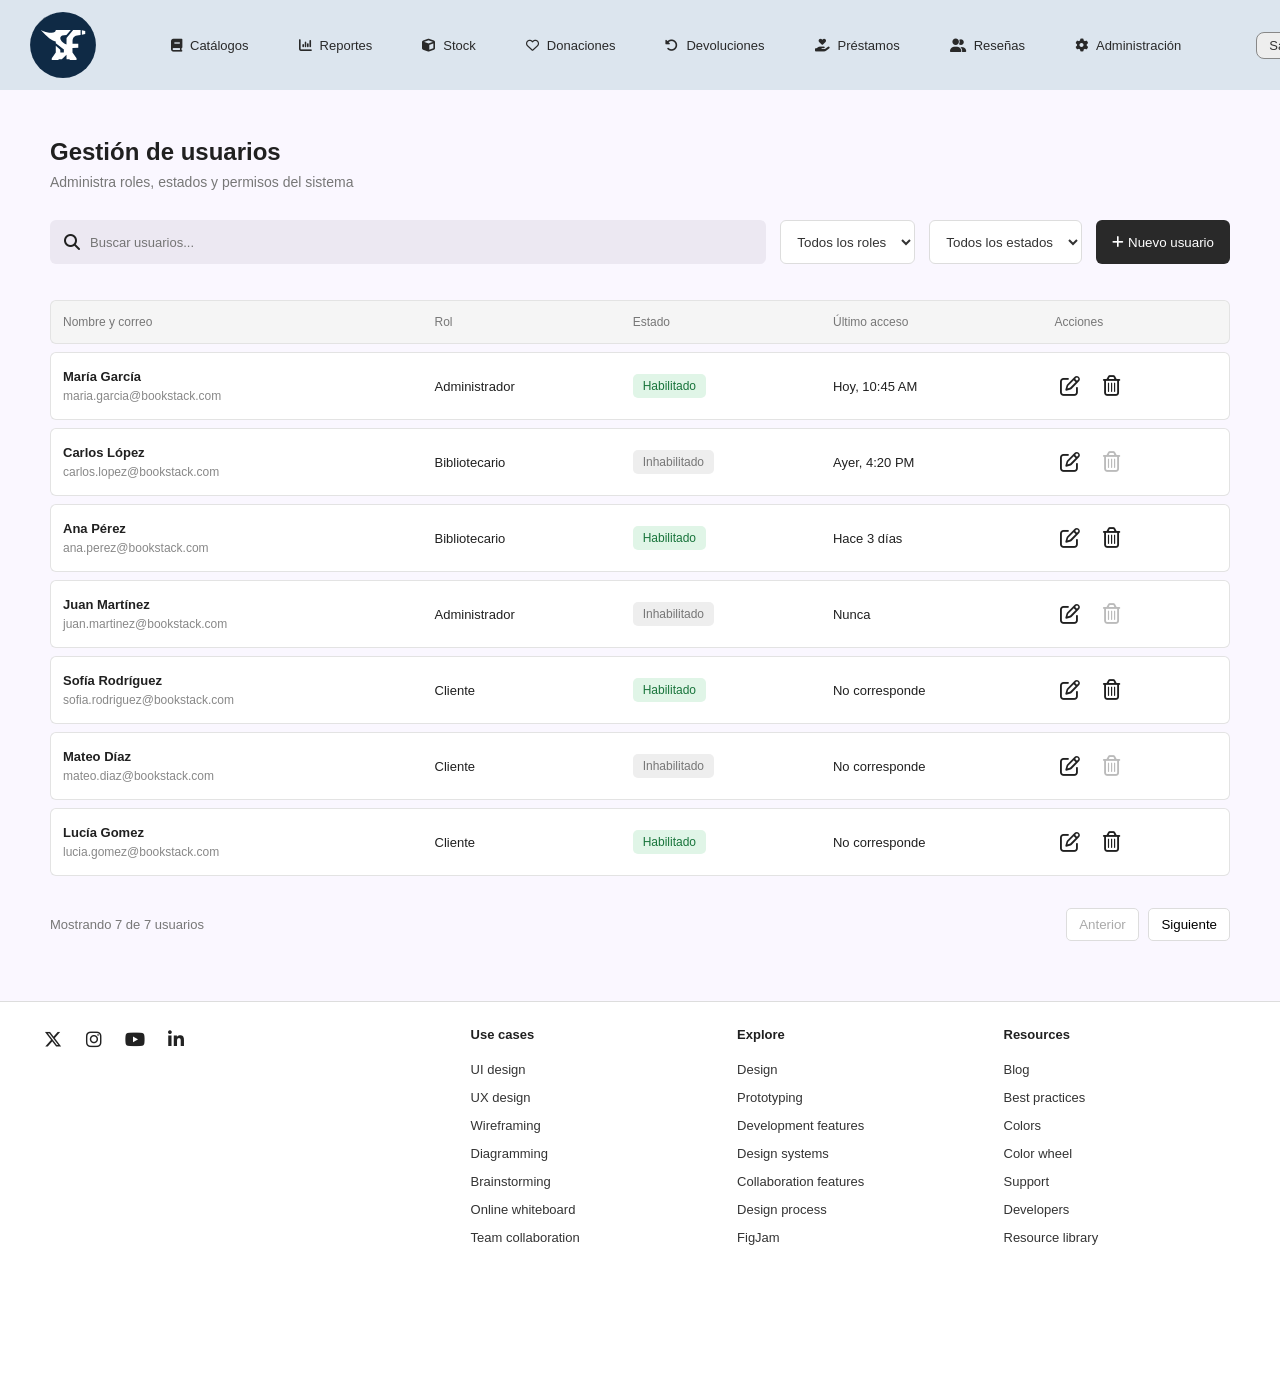
<file: gestion-usuarios.html>
<!DOCTYPE html>
<html lang="es">
<head>
    <meta charset="UTF-8">
    <meta name="viewport" content="width=device-width, initial-scale=1.0">
    <title>BookStack - Alta de libro</title>
    <link rel="stylesheet" href="https://cdnjs.cloudflare.com/ajax/libs/font-awesome/6.5.2/css/all.min.css">
    <link rel="stylesheet" href="css/style.css">
    <link rel="stylesheet" href="css/navbar.css">
    <link rel="stylesheet" href="css/footer.css">
    <link rel="stylesheet" href="css/formularios.css">
</head>

<body class="body-index">

    <header class="navbar">
        <table class="tabla-navbar">
            <tr>
                <td class="logo-navbar">
                    <img src="img/logo_vectorizado.svg" alt="Logo BookStack">
                </td>
                <td>
                    <nav>
                        <a href="catalogo.html"><i class="fa-solid fa-book"></i> Catálogos</a>
                        <a href="operaciones.html"><i class="fa-solid fa-chart-column"></i> Reportes</a>
                        <a href="gestion-stock.html"><i class="fa-solid fa-cube"></i> Stock</a>
                        <a href="gestion-stock.html"><i class="fa-regular fa-heart"></i> Donaciones</a>
                        <a href="gestion-stock.html"><i class="fa-solid fa-rotate-left"></i> Devoluciones</a>
                        <a href="registro-prestamo.html"><i class="fa-solid fa-hand-holding-heart"></i> Préstamos</a>
                        <a href="resenas.html"><i class="fa-solid fa-user-group"></i> Reseñas</a>
                        <a href="index.html"><i class="fa-solid fa-gear"></i> Administración</a>
                    </nav>
                </td>

                <td>
                    <button class="btn-salir" id="btnSalir" type="button">
                        Salir
                    </button>
                </td>
            </tr>
        </table>
    </header>

    <main class="gestion-usuarios">

        <div class="encabezado-usuarios">
            <div>
                <h2>Gestión de usuarios</h2>
                <p>Administra roles, estados y permisos del sistema</p>
            </div>
        </div>

        <div class="barra-usuarios">
            <div class="busqueda-usuarios">
                <i class="fa-solid fa-magnifying-glass"></i>
                <input type="search" id="buscarUsuario" placeholder="Buscar usuarios...">
            </div>

        <select id="filtroRol" aria-label="Filtrar por rol">
            <option value="">Todos los roles</option>
            <option value="Administrador">Administrador</option>
            <option value="Bibliotecario">Bibliotecario</option>
            <option value="Cliente">Cliente</option>
        </select>

            <select id="filtroEstado" aria-label="Filtrar por estado">
                <option value="">Todos los estados</option>
                <option value="Habilitado">Habilitado</option>
                <option value="Inhabilitado">Inhabilitado</option>
            </select>

            <button class="btn-nuevo-usuario" id="btnNuevoUsuario" type="button">
                <i class="fa-solid fa-plus"></i>
                Nuevo usuario
            </button>

        </div>

        <div class="tabla-usuarios-contenedor">

            <table class="tabla-usuarios">
                <thead>
                    <tr>
                        <th>Nombre y correo</th>
                        <th>Rol</th>
                        <th>Estado</th>
                        <th>Último acceso</th>
                        <th>Acciones</th>
                    </tr>
                </thead>

                <tbody id="listaUsuarios">
                    <tr data-rol="Administrador" data-estado="habilitado">
                        <td>
                            <strong>María García</strong>
                            <span>maria.garcia@bookstack.com</span>
                        </td>
                        <td>Administrador</td>
                        <td>
                            <span class="estado-usuario habilitado">Habilitado</span>
                        </td>
                        <td>Hoy, 10:45 AM</td>
                        <td class="celda-acciones">
                            <button type="button" class="btn-icono" aria-label="Editar usuario">
                                <i class="fa-regular fa-pen-to-square"></i>
                            </button>
                            <button type="button" class="btn-icono" aria-label="Eliminar usuario">
                                <i class="fa-regular fa-trash-can"></i>
                            </button>
                        </td>
                    </tr>
                    <tr data-rol="Bibliotecario" data-estado="inhabilitado">
                        <td>
                            <strong>Carlos López</strong>
                            <span>carlos.lopez@bookstack.com</span>
                        </td>
                        <td>Bibliotecario</td>
                        <td>
                            <span class="estado-usuario inhabilitado">Inhabilitado</span>
                        </td>
                        <td>Ayer, 4:20 PM</td>
                        <td class="celda-acciones">
                            <button type="button" class="btn-icono" aria-label="Editar usuario">
                                <i class="fa-regular fa-pen-to-square"></i>
                            </button>
                            <button type="button" class="btn-icono" aria-label="Eliminar usuario">
                                <i class="fa-regular fa-trash-can"></i>
                            </button>
                        </td>
                    </tr>
                    <tr data-rol="Bibliotecario" data-estado="habilitado">
                        <td>
                            <strong>Ana Pérez</strong>
                            <span>ana.perez@bookstack.com</span>
                        </td>
                        <td>Bibliotecario</td>
                        <td>
                            <span class="estado-usuario habilitado">Habilitado</span>
                        </td>
                        <td>Hace 3 días</td>
                        <td class="celda-acciones">
                            <button type="button" class="btn-icono" aria-label="Editar usuario">
                                <i class="fa-regular fa-pen-to-square"></i>
                            </button>
                            <button type="button" class="btn-icono" aria-label="Eliminar usuario">
                                <i class="fa-regular fa-trash-can"></i>
                            </button>
                        </td>
                    </tr>
                    <tr data-rol="Administrador" data-estado="inhabilitado">
                        <td>
                            <strong>Juan Martínez</strong>
                            <span>juan.martinez@bookstack.com</span>
                        </td>
                        <td>Administrador</td>
                        <td>
                            <span class="estado-usuario inhabilitado">Inhabilitado</span>
                        </td>
                        <td>Nunca</td>
                        <td class="celda-acciones">
                            <button type="button" class="btn-icono" aria-label="Editar usuario">
                                <i class="fa-regular fa-pen-to-square"></i>
                            </button>
                            <button type="button" class="btn-icono" aria-label="Eliminar usuario">
                                <i class="fa-regular fa-trash-can"></i>
                            </button>
                        </td>
                    </tr>
                    <tr data-rol="Cliente" data-estado="habilitado">
                        <td>
                            <strong>Sofía Rodríguez</strong>
                            <span>sofia.rodriguez@bookstack.com</span>
                        </td>
                        <td>Cliente</td>
                        <td>
                            <span class="estado-usuario habilitado">Habilitado</span>
                        </td>
                        <td>No corresponde</td>
                        <td class="celda-acciones">
                            <button type="button" class="btn-icono" aria-label="Editar usuario">
                                <i class="fa-regular fa-pen-to-square"></i>
                            </button>
                            <button type="button" class="btn-icono" aria-label="Eliminar usuario">
                                <i class="fa-regular fa-trash-can"></i>
                            </button>
                        </td>
                    </tr>
                    <tr data-rol="Cliente" data-estado="inhabilitado">
                        <td>
                            <strong>Mateo Díaz</strong>
                            <span>mateo.diaz@bookstack.com</span>
                        </td>
                        <td>Cliente</td>
                        <td>
                            <span class="estado-usuario inhabilitado">Inhabilitado</span>
                        </td>
                        <td>No corresponde</td>
                        <td class="celda-acciones">
                            <button type="button" class="btn-icono" aria-label="Editar usuario">
                                <i class="fa-regular fa-pen-to-square"></i>
                            </button>
                            <button type="button" class="btn-icono" aria-label="Eliminar usuario">
                                <i class="fa-regular fa-trash-can"></i>
                            </button>
                        </td>
                    </tr>
                                        <tr data-rol="Cliente" data-estado="habilitado">
                        <td>
                            <strong>Lucía Gomez</strong>
                            <span>lucia.gomez@bookstack.com</span>
                        </td>
                        <td>Cliente</td>
                        <td>
                            <span class="estado-usuario habilitado">Habilitado</span>
                        </td>
                        <td>No corresponde</td>
                        <td class="celda-acciones">
                            <button type="button" class="btn-icono" aria-label="Editar usuario">
                                <i class="fa-regular fa-pen-to-square"></i>
                            </button>
                            <button type="button" class="btn-icono" aria-label="Eliminar usuario">
                                <i class="fa-regular fa-trash-can"></i>
                            </button>
                        </td>
                    </tr>
                </tbody>
            </table>

        </div>
        <div class="paginacion-usuarios">
            <p id="resumenUsuarios">Mostrando 6 de 6 usuarios</p>
            <div>
                <button type="button" disabled>Anterior</button>
                <button type="button">Siguiente</button>
            </div>
        </div>
    </main>
    
<dialog id="modalUsuario" class="modal">
    <form method="dialog" id="formUsuario">
        <h3>Editar usuario</h3>
        <p class="ayuda">Modificá los datos, el rol o el estado.</p>
        <table class="campo">
            <tr>
                <td>
                    <label for="usuNombre">Nombre completo</label>
                    <input type="text" id="usuNombre" maxlength="100">
                </td>
            </tr>
        </table>
        <table class="campo">
            <tr>
                <td>
                    <label for="usuCorreo">Correo electrónico</label>
                    <input type="text" id="usuCorreo" maxlength="150" inputmode="email">
                </td>
            </tr>
        </table>
        <table class="campo">
            <tr>
                <td>
                    <label for="usuRol">Rol</label>
                    <select id="usuRol">
                        <option value="Administrador">Administrador</option>
                        <option value="Bibliotecario">Bibliotecario</option>
                        <option value="Cliente">Cliente</option>
                    </select>
                </td>
            </tr>
        </table>
        <table class="campo">
            <tr>
                <td>
                    <label for="usuEstado">Estado</label>
                    <select id="usuEstado">
                        <option value="Habilitado">Habilitado</option>
                        <option value="Inhabilitado">Inhabilitado</option>
                    </select>
                </td>
            </tr>
        </table>

        <p class="error-texto" id="errorUsuario"></p>

        <table class="acciones">
            <tr>
                <td><button type="button" class="btn-cancelar" id="btnCancelarUsuario">Cancelar</button></td>
                <td><button type="button" class="btn-guardar" id="btnGuardarUsuario">Guardar cambios</button></td>
            </tr>
        </table>
    </form>
</dialog>

    <footer class="footer-alta">
        <table class="tabla-footer">
            <tr>
                <td class="footer-redes">
                    <div class="redes">
                        <a href="#" aria-label="X">
                            <i class="fa-brands fa-x-twitter"></i>
                        </a>

                        <a href="#" aria-label="Instagram">
                            <i class="fa-brands fa-instagram"></i>
                        </a>

                        <a href="#" aria-label="YouTube">
                            <i class="fa-brands fa-youtube"></i>
                        </a>

                        <a href="#" aria-label="LinkedIn">
                            <i class="fa-brands fa-linkedin-in"></i>
                        </a>
                    </div>
                </td>

                <td class="footer-columna">
                    <h4>Use cases</h4>
                    <p>UI design</p>
                    <p>UX design</p>
                    <p>Wireframing</p>
                    <p>Diagramming</p>
                    <p>Brainstorming</p>
                    <p>Online whiteboard</p>
                    <p>Team collaboration</p>
                </td>

                <td class="footer-columna">
                    <h4>Explore</h4>
                    <p>Design</p>
                    <p>Prototyping</p>
                    <p>Development features</p>
                    <p>Design systems</p>
                    <p>Collaboration features</p>
                    <p>Design process</p>
                    <p>FigJam</p>
                </td>

                <td class="footer-columna">
                    <h4>Resources</h4>
                    <p>Blog</p>
                    <p>Best practices</p>
                    <p>Colors</p>
                    <p>Color wheel</p>
                    <p>Support</p>
                    <p>Developers</p>
                    <p>Resource library</p>
                </td>
            </tr>
        </table>

    </footer>
    <script src="js/usuarios.js"></script>
</body>
</html>
</file>
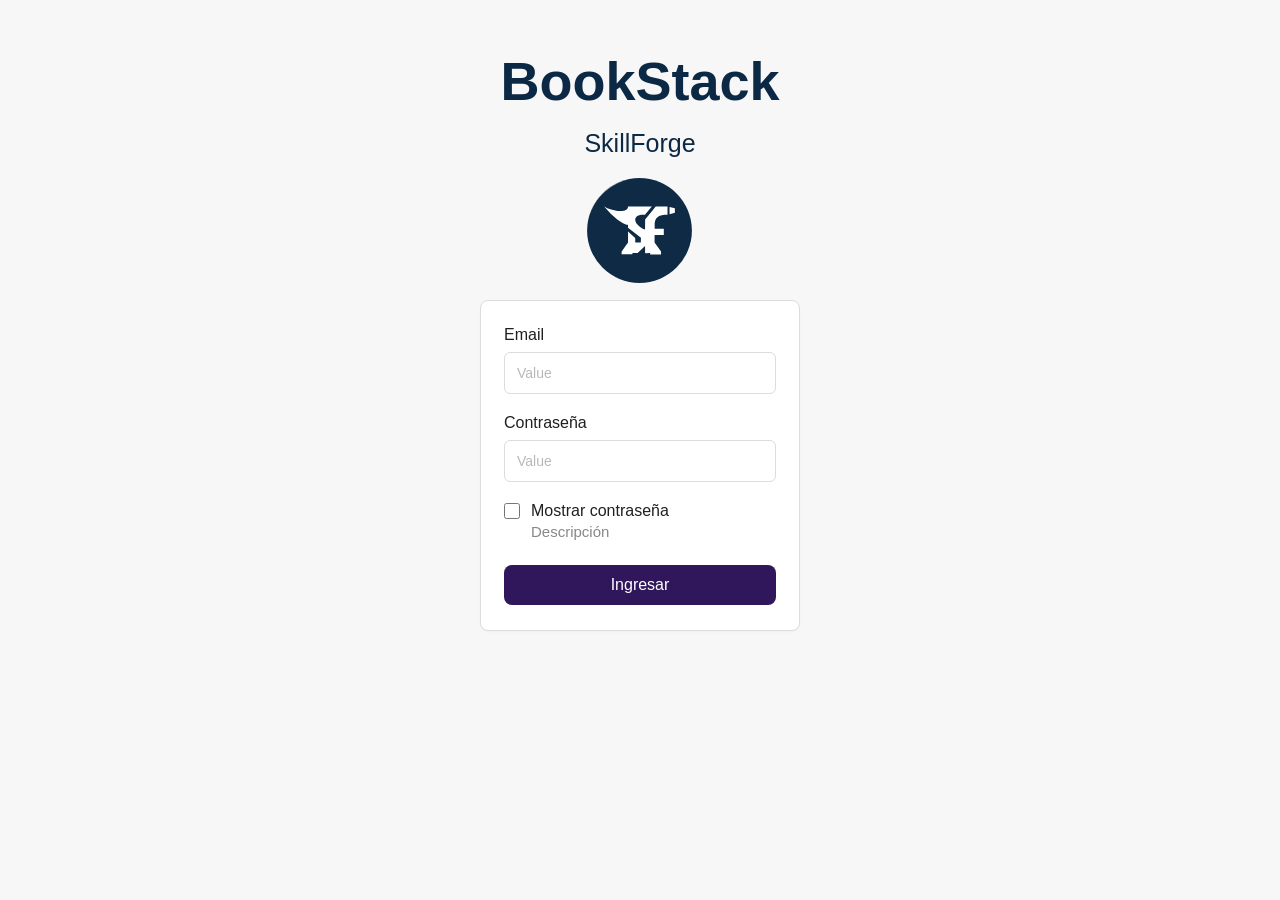
<file: login.html>
<!DOCTYPE html>
<html lang="es">
<head>
    <meta charset="UTF-8">
    <meta name="viewport" content="width=device-width, initial-scale=1.0">
    <title>Iniciar sesión - BookStack</title>
    <link rel="stylesheet" href="https://cdnjs.cloudflare.com/ajax/libs/font-awesome/6.5.2/css/all.min.css">
    <link rel="stylesheet" href="css/style.css">
    <link rel="stylesheet" href="css/navbar.css">
    <link rel="stylesheet" href="css/footer.css">
    <link rel="stylesheet" href="css/formularios.css">
</head>

<body class="body-login">
    <main class="login-main">

        <table class="login-header">
            <tr><td><h1>BookStack</h1></td></tr>
            <tr><td><p>SkillForge</p></td></tr>
            <tr>
                <td>
                    <div class="login-logo">
                        <img src="img/logo_vectorizado.svg" alt="Logo SkillForge">
                    </div>
                </td>
            </tr>
        </table>

        <form id="loginForm" class="login-formulario">
            <table class="tabla-login">
                <tr>
                    <td class="campo-login">
                        <label for="email">Email</label>
                        <input type="email" id="email" name="email" placeholder="Value" required>
                    </td>
                </tr>
                <tr>
                    <td class="campo-login">
                        <label for="password">Contraseña</label>
                        <input type="password" id="password" name="password" placeholder="Value" required>
                    </td>
                </tr>
                <tr>
                    <td class="mostrar-password">
                        <label>
                            <input type="checkbox" id="mostrarPassword">
                            <span>Mostrar contraseña</span>
                        </label>
                        <p>Descripción</p>
                    </td>
                </tr>
                <tr>
                    <td><button type="submit" class="btn-ingresar">Ingresar</button></td>
                </tr>
            </table>
        </form>

    </main>

    <script src="js/login.js"></script>
</body>
</html>
</file>
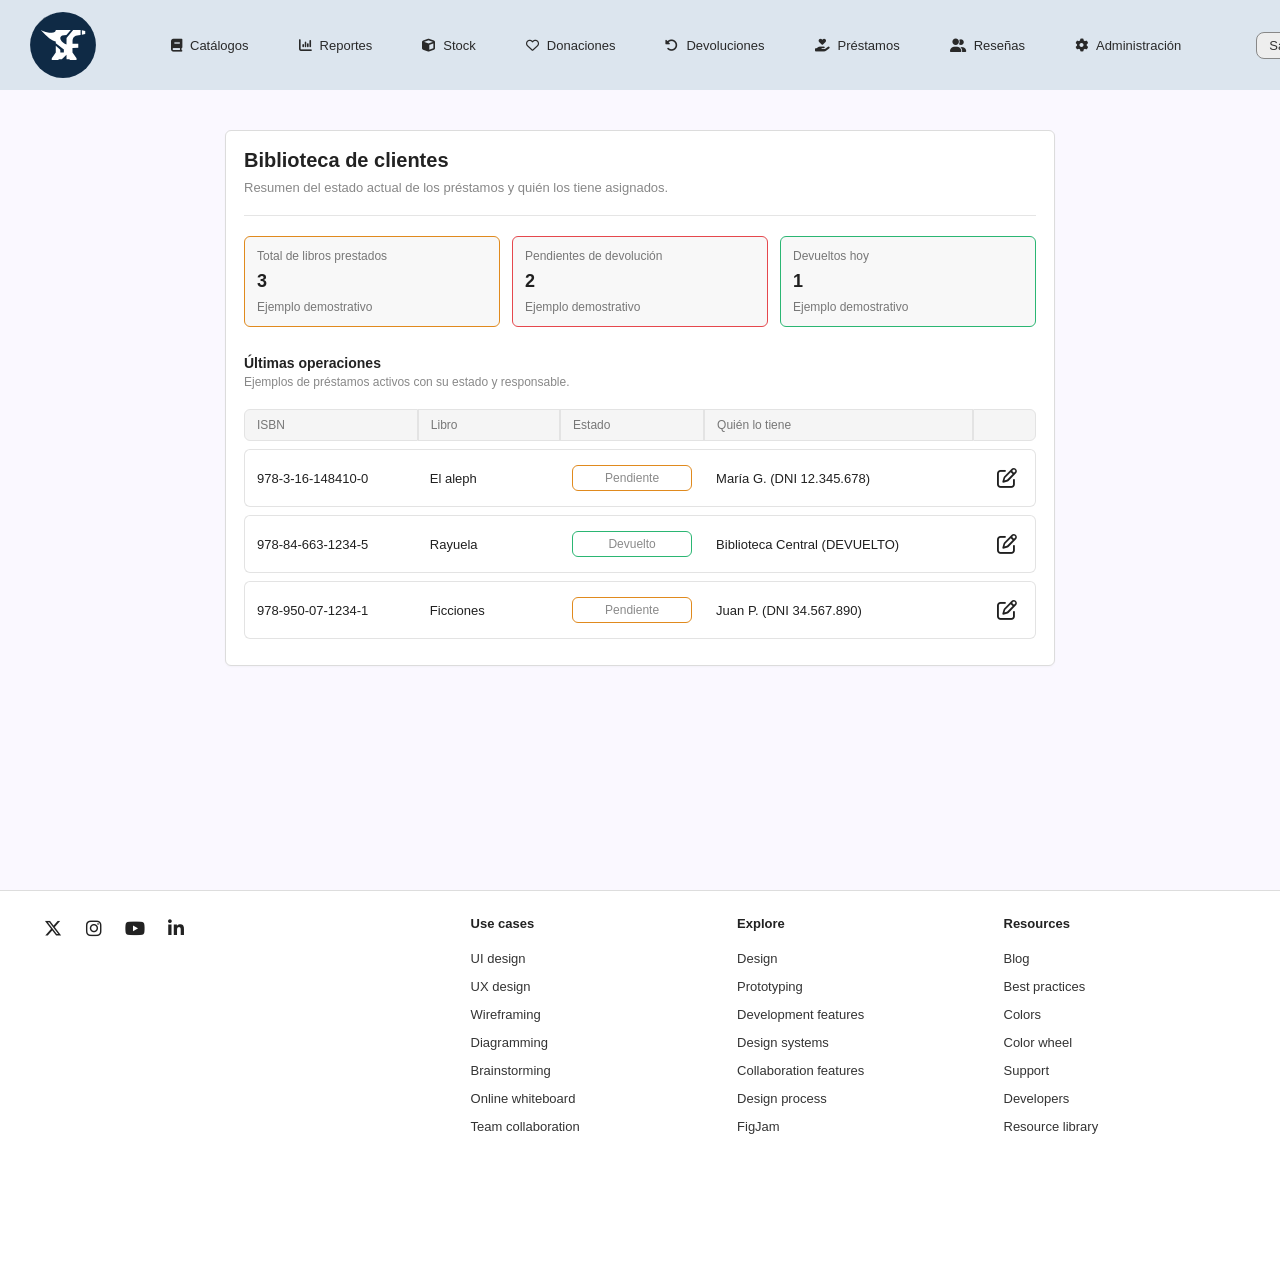
<file: operaciones.html>
<!DOCTYPE html>
<html lang="es">
<head>
    <meta charset="UTF-8">
    <meta name="viewport" content="width=device-width, initial-scale=1.0">
    <title>BookStack - Operaciones</title>
    <link rel="stylesheet" href="https://cdnjs.cloudflare.com/ajax/libs/font-awesome/6.5.2/css/all.min.css">
    <link rel="stylesheet" href="css/style.css">
    <link rel="stylesheet" href="css/navbar.css">
    <link rel="stylesheet" href="css/footer.css">
    <link rel="stylesheet" href="css/formularios.css">
</head>

<body class="body-prestamo">

    <header class="navbar">
        <table class="tabla-navbar">
            <tr>
                <td class="logo-navbar">
                    <img src="img/logo_vectorizado.svg" alt="Logo BookStack">
                </td>
                <td>
                    <nav>
                        <a href="catalogo.html"><i class="fa-solid fa-book"></i> Catálogos</a>
                        <a href="operaciones.html"><i class="fa-solid fa-chart-column"></i> Reportes</a>
                        <a href="gestion-stock.html"><i class="fa-solid fa-cube"></i> Stock</a>
                        <a href="gestion-stock.html"><i class="fa-regular fa-heart"></i> Donaciones</a>
                        <a href="gestion-stock.html"><i class="fa-solid fa-rotate-left"></i> Devoluciones</a>
                        <a href="registro-prestamo.html"><i class="fa-solid fa-hand-holding-heart"></i> Préstamos</a>
                        <a href="resenas.html"><i class="fa-solid fa-user-group"></i> Reseñas</a>
                        <a href="index.html"><i class="fa-solid fa-gear"></i> Administración</a>
                    </nav>
                </td>
                <td>
                    <button class="btn-salir" id="btnSalir" type="button">
                        Salir
                    </button>
                </td>
            </tr>
        </table>
    </header>

    <main class="main-prestamo">
        <section class="formulario">
            <h2>Biblioteca de clientes</h2>
            <p class="descripcion">Resumen del estado actual de los préstamos y quién los tiene asignados.</p>
            <hr class="separador">

            <table class="tabla-resumen tabla-resumen-3">
                <tr>
                    <td class="resumen resumen-naranja">
                        <span>Total de libros prestados</span>
                        <strong>3</strong>
                        <small>Ejemplo demostrativo</small>
                    </td>
                    <td class="resumen resumen-rojo">
                        <span>Pendientes de devolución</span>
                        <strong>2</strong>
                        <small>Ejemplo demostrativo</small>
                    </td>
                    <td class="resumen resumen-verde">
                        <span>Devueltos hoy</span>
                        <strong>1</strong>
                        <small>Ejemplo demostrativo</small>
                    </td>
                </tr>
            </table>

            <h3 class="titulo-tabla">Últimas operaciones</h3>
            <p class="ayuda">Ejemplos de préstamos activos con su estado y responsable.</p>

            <table class="tabla-operaciones tabla-prestamos">
                <thead>
                    <tr>
                        <th>ISBN</th>
                        <th>Libro</th>
                        <th>Estado</th>
                        <th>Quién lo tiene</th>
                        <th></th>
                    </tr>
                </thead>
                <tbody>
                    <tr>
                        <td>978-3-16-148410-0</td>
                        <td>El aleph</td>
                        <td><span class="estado estado-pendiente">Pendiente</span></td>
                        <td>María G. (DNI 12.345.678)</td>
                        <td class="celda-acciones">
                            <button type="button" class="btn-icono" aria-label="Editar operación de El aleph"><i class="fa-regular fa-pen-to-square"></i></button>
                        </td>
                    </tr>
                    <tr>
                        <td>978-84-663-1234-5</td>
                        <td>Rayuela</td>
                        <td><span class="estado estado-devuelto">Devuelto</span></td>
                        <td>Biblioteca Central (DEVUELTO)</td>
                        <td class="celda-acciones">
                            <button type="button" class="btn-icono" aria-label="Editar operación de Rayuela"><i class="fa-regular fa-pen-to-square"></i></button>
                        </td>
                    </tr>
                    <tr>
                        <td>978-950-07-1234-1</td>
                        <td>Ficciones</td>
                        <td><span class="estado estado-pendiente">Pendiente</span></td>
                        <td>Juan P. (DNI 34.567.890)</td>
                        <td class="celda-acciones">
                            <button type="button" class="btn-icono" aria-label="Editar operación de Ficciones"><i class="fa-regular fa-pen-to-square"></i></button>
                        </td>
                    </tr>
                </tbody>
            </table>

        </section>
    </main>

    <footer class="footer-alta">
        <table class="tabla-footer">
            <tr>
                <td class="footer-redes">
                    <div class="redes">
                        <a href="#" aria-label="X"><i class="fa-brands fa-x-twitter"></i></a>
                        <a href="#" aria-label="Instagram"><i class="fa-brands fa-instagram"></i></a>
                        <a href="#" aria-label="YouTube"><i class="fa-brands fa-youtube"></i></a>
                        <a href="#" aria-label="LinkedIn"><i class="fa-brands fa-linkedin-in"></i></a>
                    </div>
                </td>
                <td class="footer-columna">
                    <h4>Use cases</h4>
                    <p>UI design</p>
                    <p>UX design</p>
                    <p>Wireframing</p>
                    <p>Diagramming</p>
                    <p>Brainstorming</p>
                    <p>Online whiteboard</p>
                    <p>Team collaboration</p>
                </td>
                <td class="footer-columna">
                    <h4>Explore</h4>
                    <p>Design</p>
                    <p>Prototyping</p>
                    <p>Development features</p>
                    <p>Design systems</p>
                    <p>Collaboration features</p>
                    <p>Design process</p>
                    <p>FigJam</p>
                </td>
                <td class="footer-columna">
                    <h4>Resources</h4>
                    <p>Blog</p>
                    <p>Best practices</p>
                    <p>Colors</p>
                    <p>Color wheel</p>
                    <p>Support</p>
                    <p>Developers</p>
                    <p>Resource library</p>
                </td>
            </tr>
        </table>
    </footer>

</body>
</html>
</file>
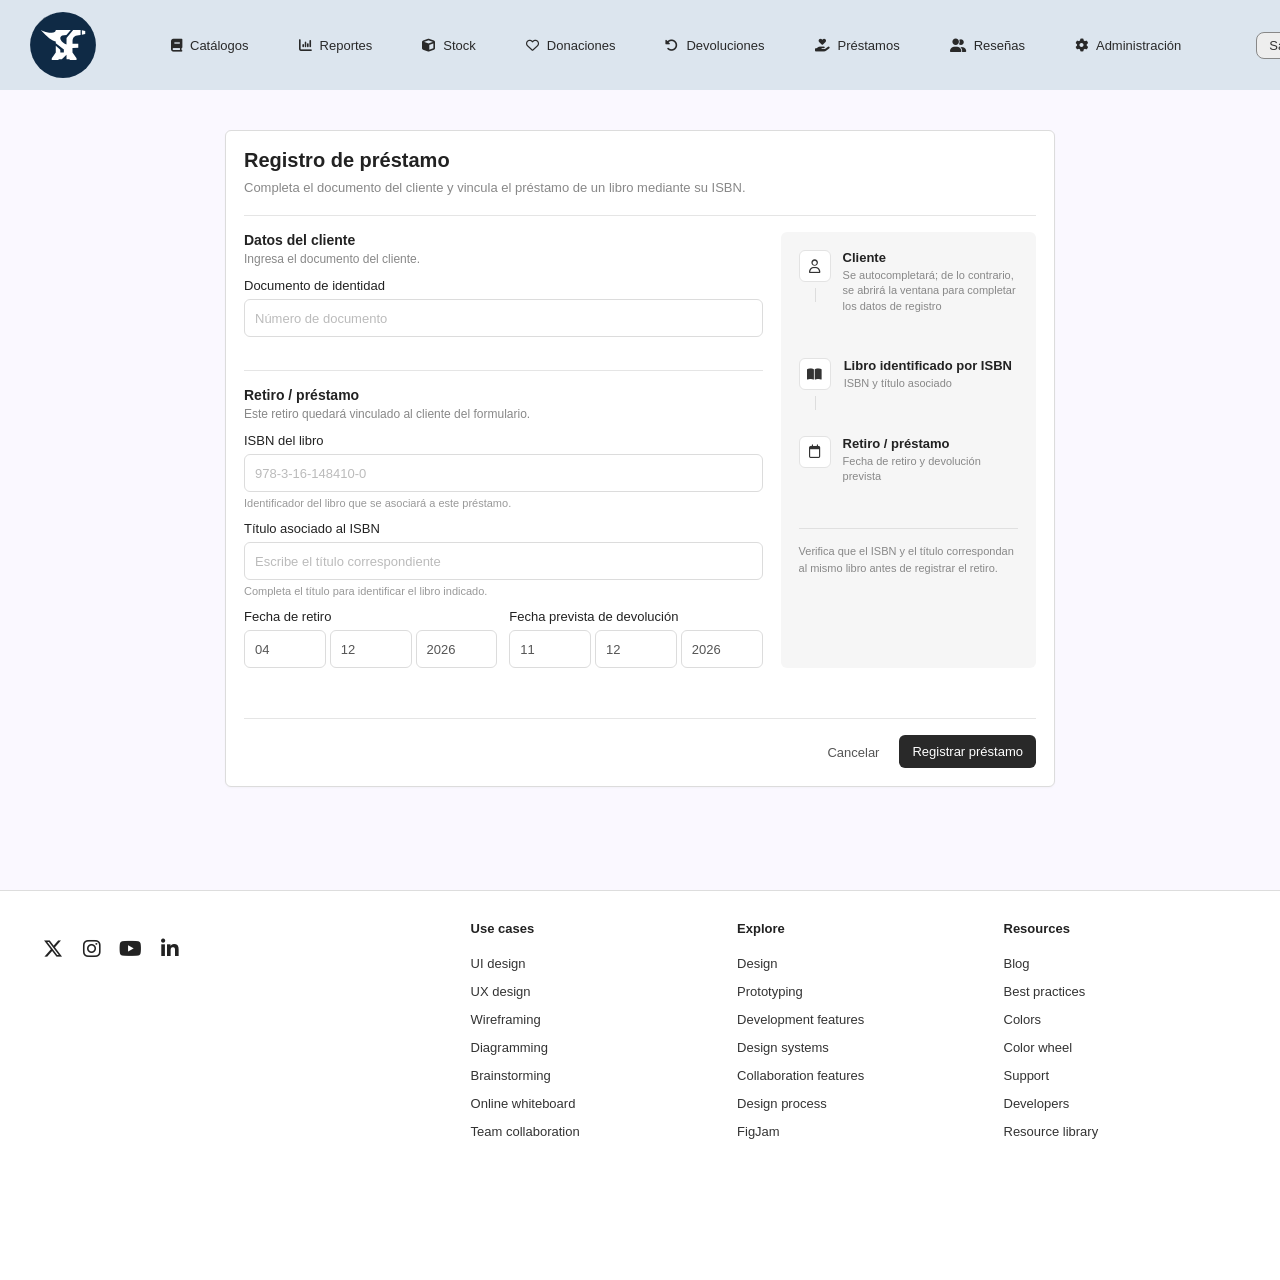
<file: registro-prestamo.html>
<!DOCTYPE html>
<html lang="es">
<head>
    <meta charset="UTF-8">
    <meta name="viewport" content="width=device-width, initial-scale=1.0">
    <title>BookStack - Alta de libro</title>
    <link rel="stylesheet" href="https://cdnjs.cloudflare.com/ajax/libs/font-awesome/6.5.2/css/all.min.css">
    <link rel="stylesheet" href="css/style.css">
    <link rel="stylesheet" href="css/navbar.css">
    <link rel="stylesheet" href="css/footer.css">
    <link rel="stylesheet" href="css/formularios.css">
</head>

<body class="body-prestamo">

    <header class="navbar">
        <table class="tabla-navbar">
            <tr>
                <td class="logo-navbar">
                    <img src="img/logo_vectorizado.svg" alt="Logo BookStack">
                </td>
                <td>
                    <nav>
                        <a href="catalogo.html"><i class="fa-solid fa-book"></i> Catálogos</a>
                        <a href="operaciones.html"><i class="fa-solid fa-chart-column"></i> Reportes</a>
                        <a href="gestion-stock.html"><i class="fa-solid fa-cube"></i> Stock</a>
                        <a href="gestion-stock.html"><i class="fa-regular fa-heart"></i> Donaciones</a>
                        <a href="gestion-stock.html"><i class="fa-solid fa-rotate-left"></i> Devoluciones</a>
                        <a href="registro-prestamo.html"><i class="fa-solid fa-hand-holding-heart"></i> Préstamos</a>
                        <a href="resenas.html"><i class="fa-solid fa-user-group"></i> Reseñas</a>
                        <a href="index.html"><i class="fa-solid fa-gear"></i> Administración</a>
                    </nav>
                </td>
                <td>
                    <button class="btn-salir" id="btnSalir">Salir</button>
                </td>
            </tr>
        </table>
    </header>

    <main class="main-prestamo">
        <section class="formulario">
            <h2>Registro de préstamo</h2>
            <p class="descripcion">
                Completa el documento del cliente y vincula el préstamo de un libro mediante su ISBN.
            </p>
            <hr class="separador">
            <table class="form-contenido">
                <tr>
                    <td class="campos">
                        <table class="bloque">
                            <tr>
                                <td>
                                    <h3>Datos del cliente</h3>
                                    <p class="ayuda">Ingresa el documento del cliente.</p>
                                    <table class="campo">
                                        <tr>
                                            <td>
                                                <label for="documento">Documento de identidad</label>
                                                <input type="text" id="documento" placeholder="Número de documento" inputmode="numeric" maxlength="12">
                                                <small id="clienteInfo"></small>
                                            </td>
                                        </tr>
                                    </table>
                                </td>
                            </tr>
                        </table>
                        <hr class="separador">
                        <table class="bloque">
                            <tr>
                                <td>
                                    <h3>Retiro / préstamo</h3>
                                    <p class="ayuda">Este retiro quedará vinculado al cliente del formulario.</p>
                                    <table class="campo">
                                        <tr>
                                            <td>
                                                <label for="isbn">ISBN del libro</label>
                                                <input type="text" id="isbn" placeholder="978-3-16-148410-0" maxlength="17">
                                                <small>Identificador del libro que se asociará a este préstamo.</small>
                                            </td>
                                        </tr>
                                    </table>
                                    <table class="campo">
                                        <tr>
                                            <td>
                                                <label for="titulo">Título asociado al ISBN</label>
                                                <input type="text" id="titulo" placeholder="Escribe el título correspondiente">
                                                <small>Completa el título para identificar el libro indicado.</small>
                                            </td>
                                        </tr>
                                    </table>
                                    <table class="fila">
                                        <tr>
                                            <td class="campo"><label>Fecha de retiro</label>
                                                <table class="fecha-grupo" id="grupoRetiro">
                                                    <tr>
                                                        <td>
                                                            <input type="text" id="retiroDia" placeholder="DD" maxlength="2" inputmode="numeric">                                                        </td>
                                                        <td>
                                                            <input type="text" id="retiroMes" placeholder="MM" maxlength="2" inputmode="numeric">                                                        </td>
                                                        <td>
                                                            <input type="text" id="retiroAnio" placeholder="AAAA" maxlength="4" inputmode="numeric">
                                                        </td>
                                                    </tr>
                                                </table>
                                            </td>
                                            <td class="campo">
                                                <label>Fecha prevista de devolución</label>
                                                <table class="fecha-grupo" id="grupoDevolucion">
                                                    <tr>
                                                        <td>
                                                            <input type="text" id="devDia" placeholder="DD" maxlength="2" inputmode="numeric"> 
                                                        </td>
                                                        <td>
                                                            <input type="text" id="devMes" placeholder="MM" maxlength="2" inputmode="numeric">
                                                        </td>
                                                        <td>
                                                            <input type="text" id="devAnio" placeholder="AAAA" maxlength="4" inputmode="numeric">
                                                        </td>
                                                    </tr>
                                                </table>
                                            </td>
                                        </tr>
                                    </table>
                                </td>
                            </tr>
                        </table>
                    </td>
                    <td class="panel-pasos">
                        <table class="paso">
                            <tr>
                                <td class="paso-icono">
                                    <i class="fa-regular fa-user"></i>
                                </td>
                                <td>
                                    <h4>Cliente</h4>
                                    <p>
                                        Se autocompletará; de lo contrario, se abrirá la ventana para completar los datos de registro
                                    </p>
                                </td>
                            </tr>
                        </table>
                        <table class="paso">
                            <tr>
                                <td class="paso-icono">
                                    <i class="fa-solid fa-book-open"></i>
                                </td>
                                <td>
                                    <h4>Libro identificado por ISBN</h4>
                                    <p>ISBN y título asociado</p>
                                </td>
                            </tr>
                        </table>
                        <table class="paso">
                            <tr>
                                <td class="paso-icono">
                                    <i class="fa-regular fa-calendar"></i>
                                </td>
                                <td>
                                    <h4>Retiro / préstamo</h4>
                                    <p>Fecha de retiro y devolución prevista</p>
                                </td>
                            </tr>
                        </table>
                        <p class="nota">
                            Verifica que el ISBN y el título correspondan al mismo libro antes de registrar el retiro.
                        </p>
                    </td>
                </tr>
            </table>
            <p class="mensaje-form" id="mensajeForm" role="status"></p>
            <table class="acciones acciones-linea">
                <tr>
                    <td>
                        <button type="button" class="btn-cancelar" id="btnCancelar">
                            Cancelar
                        </button>
                    </td>
                    <td>
                        <button type="button" class="btn-guardar" id="btnGuardar">
                            Registrar préstamo
                        </button>
                    </td>
                </tr>
            </table>
        </section>
    </main>

    <dialog id="modalCliente" class="modal">
        <form method="dialog" id="formCliente">
            <h3>Cliente no encontrado</h3>
            <p class="ayuda">Completa los datos para registrarlo.</p>
            <table class="campo">
                <tr>
                    <td>
                        <label for="cliNombre">Nombre completo</label>
                        <input type="text" id="cliNombre" placeholder="Nombre y apellido">
                    </td>
                </tr>
            </table>
            <table class="campo">
                <tr>
                    <td>
                        <label for="cliDocumento">Documento de identidad</label>
                        <input type="text" id="cliDocumento" readonly>
                    </td>
                </tr>
            </table>
            <table class="campo">
                <tr>
                    <td>
                        <label for="cliEmail">Correo Electrónico</label>
                        <input type="text" id="cliEmail" placeholder="maria.perez@gmail.com" inputmode="email">
                    </td>
                </tr>
            </table>
            <table class="campo">
                <tr>
                    <td>
                        <label for="cliTelefono">Teléfono</label> <input type="text" id="cliTelefono" placeholder="09X XXX XXX" inputmode="tel">
                    </td>
                </tr>
            </table>
            <p class="error-texto" id="errorCliente"></p>
            <table class="acciones">
                <tr>
                    <td>
                        <button type="button" class="btn-cancelar" id="btnCancelarCliente">Cancelar</button>
                    </td>
                    <td>
                        <button type="button" class="btn-guardar" id="btnGuardarCliente"> Guardar cliente</button>
                    </td>
                </tr>
            </table>
        </form>
    </dialog>

    <footer class="footer-index">
        <table class="tabla-footer">
            <tr>
                <td class="footer-redes">
                    <div class="redes redes-index">
                        <a href="#" aria-label="X"><i class="fa-brands fa-x-twitter"></i></a>
                        <a href="#" aria-label="Instagram"><i class="fa-brands fa-instagram"></i></a>
                        <a href="#" aria-label="YouTube"><i class="fa-brands fa-youtube"></i></a>
                        <a href="#" aria-label="LinkedIn"><i class="fa-brands fa-linkedin-in"></i></a>
                    </div>
                </td>
                <td class="footer-columna">
                    <h4>Use cases</h4>
                    <p>UI design</p>
                    <p>UX design</p>
                    <p>Wireframing</p>
                    <p>Diagramming</p>
                    <p>Brainstorming</p>
                    <p>Online whiteboard</p>
                    <p>Team collaboration</p>
                </td>
                <td class="footer-columna">
                    <h4>Explore</h4>
                    <p>Design</p>
                    <p>Prototyping</p>
                    <p>Development features</p>
                    <p>Design systems</p>
                    <p>Collaboration features</p>
                    <p>Design process</p>
                    <p>FigJam</p>
                </td>
                <td class="footer-columna">
                    <h4>Resources</h4>
                    <p>Blog</p>
                    <p>Best practices</p>
                    <p>Colors</p>
                    <p>Color wheel</p>
                    <p>Support</p>
                    <p>Developers</p>
                    <p>Resource library</p>
                </td>
            </tr>
        </table>
    </footer>

    <script src="js/prestamos.js"></script>

</body>
</html>
</file>
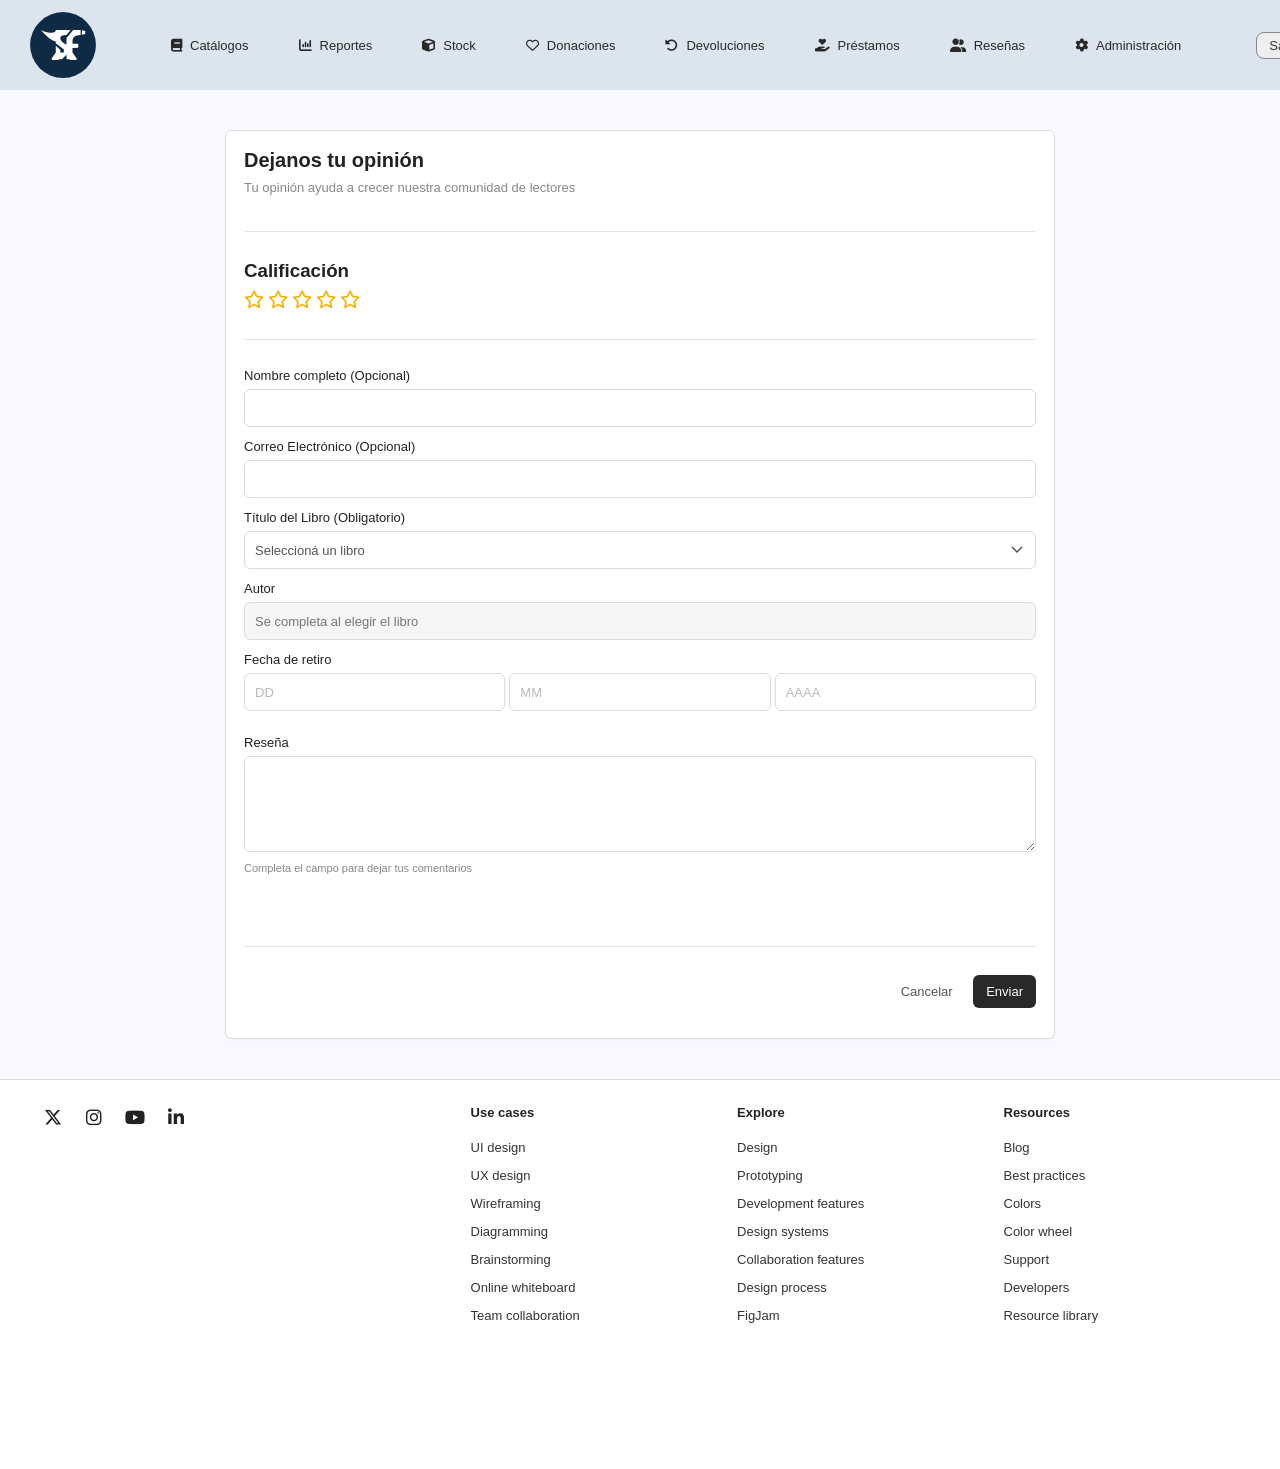
<file: resenas.html>
<!DOCTYPE html>
<html lang="es">
<head>
    <meta charset="UTF-8">
    <meta name="viewport" content="width=device-width, initial-scale=1.0">
    <title>BookStack - Reseñas</title>
    <link rel="stylesheet" href="https://cdnjs.cloudflare.com/ajax/libs/font-awesome/6.5.2/css/all.min.css">
    <link rel="stylesheet" href="css/style.css">
    <link rel="stylesheet" href="css/navbar.css">
    <link rel="stylesheet" href="css/footer.css">
    <link rel="stylesheet" href="css/formularios.css">
</head>

<body class="body-prestamo">
    <header class="navbar">
        <table class="tabla-navbar">
            <tr>
                <td class="logo-navbar"><img src="img/logo_vectorizado.svg" alt="Logo BookStack"></td>
                <td>
                    <nav>
                        <a href="catalogo.html"><i class="fa-solid fa-book"></i> Catálogos</a>
                        <a href="operaciones.html"><i class="fa-solid fa-chart-column"></i> Reportes</a>
                        <a href="gestion-stock.html"><i class="fa-solid fa-cube"></i> Stock</a>
                        <a href="gestion-stock.html"><i class="fa-regular fa-heart"></i> Donaciones</a>
                        <a href="gestion-stock.html"><i class="fa-solid fa-rotate-left"></i> Devoluciones</a>
                        <a href="registro-prestamo.html"><i class="fa-solid fa-hand-holding-heart"></i> Préstamos</a>
                        <a href="resenas.html"><i class="fa-solid fa-user-group"></i> Reseñas</a>
                        <a href="index.html"><i class="fa-solid fa-gear"></i> Administración</a>
                    </nav>
                </td>
                <td><button class="btn-salir" id="btnSalir">Salir</button></td>
            </tr>
        </table>
    </header>

    <main class="main-prestamo">
        <form class="formulario" method="post" action="resenas.php">
            <h2>Dejanos tu opinión</h2>
            <p class="descripcion">Tu opinión ayuda a crecer nuestra comunidad de lectores</p>
            <table class="tabla-form">
                <tr>
                    <td><hr class="separador"></td>
                </tr>
                <tr>
                    <td>
                        <h3>Calificación</h3>
                        <span class="estrellas-input" role="radiogroup" aria-label="Calificación">
                            <input type="radio" id="estrella5" name="calificacion" value="5" required>
                            <label for="estrella5" title="5 estrellas"><i class="fa-regular fa-star"></i></label>
                            <input type="radio" id="estrella4" name="calificacion" value="4">
                            <label for="estrella4" title="4 estrellas"><i class="fa-regular fa-star"></i></label>
                            <input type="radio" id="estrella3" name="calificacion" value="3">
                            <label for="estrella3" title="3 estrellas"><i class="fa-regular fa-star"></i></label>
                            <input type="radio" id="estrella2" name="calificacion" value="2">
                            <label for="estrella2" title="2 estrellas"><i class="fa-regular fa-star"></i></label>
                            <input type="radio" id="estrella1" name="calificacion" value="1">
                            <label for="estrella1" title="1 estrella"><i class="fa-regular fa-star"></i></label>
                        </span>
                    </td>
                </tr>
                <tr>
                    <td><hr class="separador"></td>
                </tr>
                <tr>
                    <td>
                        <label for="nombre">Nombre completo (Opcional)</label>
                        <input type="text" id="nombre" name="nombre" maxlength="100">
                    </td>
                </tr>
                <tr>
                    <td>
                        <label for="email">Correo Electrónico (Opcional)</label>
                        <input type="email" id="email" name="email" maxlength="100">
                    </td>
                </tr>
                <tr>
                    <td>
                        <label for="libro">Título del Libro (Obligatorio)</label>
                        <select id="libro" name="libro" required>
                            <option value="">Seleccioná un libro</option>
                        </select>
                    </td>
                </tr>
                <tr>
                    <td>
                        <label for="autor">Autor</label>
                        <input type="text" id="autor" name="autor" readonly placeholder="Se completa al elegir el libro">
                    </td>
                </tr>
                    <td class="campo"><label>Fecha de retiro</label>
                        <table class="fecha-grupo" id="grupoRetiro">
                            <tr>
                                <td>
                                    <input type="text" id="retiroDia" placeholder="DD" maxlength="2" inputmode="numeric">                                                        </td>
                                <td>
                                    <input type="text" id="retiroMes" placeholder="MM" maxlength="2" inputmode="numeric">                                                        </td>
                                <td>
                                    <input type="text" id="retiroAnio" placeholder="AAAA" maxlength="4" inputmode="numeric">
                                </td>
                            </tr>
                        </table>
                    </td>
                <tr>
                    <td>
                        <label for="resena">Reseña</label>
                        <textarea id="resena" name="resena" maxlength="1000" required></textarea>
                        <small>Completa el campo para dejar tus comentarios</small>
                    </td>
                </tr>
                <tr>
                    <td><p class="mensaje-form" id="mensajeForm" role="status"></p></td>
                </tr>
                <tr>
                    <td><hr class="separador"></td>
                </tr>
                <tr>
                    <td class="acciones-celda">
                        <button type="reset" class="btn-cancelar">Cancelar</button>
                        <button type="submit" class="btn-guardar">Enviar</button>
                    </td>
                </tr>
            </table>
        </form>
    </main>

    <footer class="footer-alta">
        <table class="tabla-footer">
            <tr>
                <td class="footer-redes">
                    <div class="redes">
                        <a href="#" aria-label="X"><i class="fa-brands fa-x-twitter"></i></a>
                        <a href="#" aria-label="Instagram"><i class="fa-brands fa-instagram"></i></a>
                        <a href="#" aria-label="YouTube"><i class="fa-brands fa-youtube"></i></a>
                        <a href="#" aria-label="LinkedIn"><i class="fa-brands fa-linkedin-in"></i></a>
                    </div>
                </td>
                <td class="footer-columna">
                    <h4>Use cases</h4>
                    <p>UI design</p>
                    <p>UX design</p>
                    <p>Wireframing</p>
                    <p>Diagramming</p>
                    <p>Brainstorming</p>
                    <p>Online whiteboard</p>
                    <p>Team collaboration</p>
                </td>
                <td class="footer-columna">
                    <h4>Explore</h4>
                    <p>Design</p>
                    <p>Prototyping</p>
                    <p>Development features</p>
                    <p>Design systems</p>
                    <p>Collaboration features</p>
                    <p>Design process</p>
                    <p>FigJam</p>
                </td>
                <td class="footer-columna">
                    <h4>Resources</h4>
                    <p>Blog</p>
                    <p>Best practices</p>
                    <p>Colors</p>
                    <p>Color wheel</p>
                    <p>Support</p>
                    <p>Developers</p>
                    <p>Resource library</p>
                </td>
            </tr>
        </table>
    </footer>
        <script src="js/catalogo.js"></script>
        <script src="js/resenas.js"></script>
</body>
</html>
</file>
<file: css/style.css>
* {
margin: 0;
padding: 0;
box-sizing: border-box;
}

.body-index {
font-family: Arial, Helvetica, sans-serif;
background: #faf7ff;
color: #202020;
}

.body-alta,
.body-prestamo {
font-family: Arial, Helvetica, sans-serif;
background: #faf8ff;
color: #222;
}

.body-detalle {
font-family: Arial, Helvetica, sans-serif;
background: #faf8ff;
color: #222;
}

/* ================= HERO ================= */

.hero {
height: 350px;
display: flex;
align-items: center;
justify-content: center;
text-align: center;
}

.hero-contenido {
color: #202020;
margin-top: 10px;
}

/* Solo el index conserva la imagen de fondo */
.body-index .hero {
background-image: url("../img/fondo.jpg");
background-size: cover;
background-position: center;
}

.body-index .hero-contenido {
color: white;
}

.hero h1 {
font-size: 54px;
margin-bottom: 10px;
font-weight: bold;
}

.hero p {
font-size: 25px;
}

/* ================= MAIN ================= */

main {
min-height: 800px;
padding: 48px 50px 90px;
}

main h2 {
font-size: 20px;
margin-bottom: 10px;
}

main.detalle {
min-height: auto;
padding: 64px 64px 80px;
background: white;
}

/* ================= SEARCH ================= */

.search-box {
display: table;
width: 100%;
max-width: 1200px;
height: 50px;
background: #eeeaf3;
border-radius: 25px;
border-collapse: separate;
border-spacing: 0;
margin-bottom: 62px;
}

.search-box td {
vertical-align: middle;
}

.search-box .menu-icon {
width: 1%;
padding: 0 14px 0 15px;
color: #777;
font-size: 17px;
}

.search-box .search-input {
width: auto;
}

.search-box input {
width: 100%;
border: none;
outline: none;
background: transparent;
font-size: 13px;
color: #333;
}

.search-box .search-icon {
width: 1%;
padding: 0 15px;
color: #555;
font-size: 25px;
}

.menu-icon {
color: #777;
font-size: 17px;
margin-right: 14px;
}

.search-icon {
color: #555;
font-size: 25px;
}

/* ================= CARDS ================= */

.cards {
display: table;
table-layout: fixed;
width: calc(100% + 76px);
margin: 0 -38px;
border-collapse: separate;
border-spacing: 38px;
}

.cards > tbody > tr > td {
width: 33.33%;
vertical-align: top;
}

.card {
background: white;
border: 1px solid #ddd;
border-radius: 6px;
min-height: 200px;
padding: 18px;
box-shadow: 0 1px 2px rgba(0, 0, 0, 0.03);
transition: 0.2s;
}

.card:hover {
transform: translateY(-3px);
box-shadow: 0 5px 15px rgba(0, 0, 0, 0.08);
}

.card-image {
width: 124px;
height: 124px;
background: #e8e8e8;
display: flex;
align-items: center;
justify-content: center;
color: #ddd;
font-size: 55px;
margin-bottom: 18px;
}

.card h3 {
font-size: 19px;
line-height: 1.15;
}

.card.large {
grid-column: span 3;
min-height: 160px;
display: flex;
align-items: flex-start;
gap: 18px;
}

.card.large .card-image {
margin-bottom: 0;
}

.card-link {
display: block;
text-decoration: none;
color: inherit;
}

/* ================= LOGIN ================= */

.body-login {
font-family: Arial, Helvetica, sans-serif;
background: #f7f7f7;
color: #202020;
}

.login-main {
min-height: 100vh;
display: flex;
flex-direction: column;
align-items: center;
padding: 48px 20px;
}

.login-header {
text-align: center;
}

.login-header h1 {
font-family: Arial, Helvetica, sans-serif;
font-size: 54px;
color: #0b2945;
margin-bottom: 15px;
}

.login-header p {
font-family: Arial, Helvetica, sans-serif;
font-size: 25px;
color: #0b2945;
margin-bottom: 18px;
}

.login-logo {
width: 105px;
height: 105px;
margin: 0 auto 15px;
display: flex;
align-items: center;
justify-content: center;
}

.login-logo img {
width: 100%;
height: 100%;
object-fit: contain;
}

.login-formulario {
width: 320px;
max-width: 100%;
padding: 25px 23px;
background: white;
border: 1px solid #dcdcdc;
border-radius: 8px;
box-shadow: 0 1px 2px rgba(0, 0, 0, 0.03);
}

.tabla-login {
width: 100%;
border-collapse: collapse;
}

.tabla-login td {
padding-bottom: 20px;
}

.tabla-login tr:last-child td {
padding-bottom: 0;
}

/* ============ Campos ========== */

.campo-login label {
display: block;
font-size: 16px;
margin-bottom: 8px;
}

.campo-login input {
display: block;
width: 100%;
height: 42px;
padding: 0 12px;
border: 1px solid #dcdcdc;
border-radius: 6px;
font-size: 14px;
color: #555;
background: white;
outline: none;
}

.campo-login input::placeholder {
color: #b8b8b8;
}

.campo-login input:focus {
border-color: #999;
}

.campo textarea {
width: 100%;
min-height: 80px;
border: 1px solid #dcdcdc;
border-radius: 6px;
padding: 10px;
font-size: 13px;
font-family: inherit;
color: #555;
outline: none;
resize: vertical;
}

.campo textarea:focus {
border-color: #999;
}

/* ----- Mostrar contraseña ----- */

.tabla-login .mostrar-password {
padding-top: 0;
padding-bottom: 25px;
}

.mostrar-password label {
display: flex;
align-items: center;
gap: 11px;
cursor: pointer;
font-size: 16px;
}

.mostrar-password input {
width: 16px;
height: 16px;
accent-color: #333;
cursor: pointer;
}

.mostrar-password p {
margin-left: 27px;
margin-top: 3px;
font-size: 15px;
color: #888;
}

/* ================= BOTONES ================= */

.btn-ingresar {
display: block;
width: 100%;
height: 40px;
border: none;
border-radius: 8px;
background: #30175c;
color: white;
font-size: 16px;
cursor: pointer;
}

.btn-ingresar:hover {
background: #251247;
}

.btn-favorito {
position: absolute;
top: 10px;
left: 10px;
width: 44px;
height: 44px;
border: none;
border-radius: 50%;
background: #072440;
color: white;
font-size: 18px;
cursor: pointer;
display: flex;
align-items: center;
justify-content: center;
transition: transform 0.2s;
}

.btn-favorito:hover {
transform: scale(1.08);
}

.btn-favorito.habilitado i {
font-weight: 900;
color: #ff6b81;
}

.btn-editar {
color: #333;
}

.btn-eliminar {
color: #c0392b;
}

.acciones-prestamo {
display: table;
table-layout: fixed;
width: calc(100% + 12px);
margin: 12px -6px 24px;
border-collapse: separate;
border-spacing: 6px 0;
}

.acciones-prestamo td {
width: 50%;
padding: 0;
vertical-align: top;
}

.acciones-prestamo button {
display: block;
box-sizing: border-box;
width: 100%;
height: 40px;
margin: 0 !important;
border: 1px solid #072440;
border-radius: 6px;
background: #072440;
color: white;
font-size: 16px;
cursor: pointer;
}

.acciones-prestamo button:hover {
background: #123b60;
}

.acciones-prestamo button:disabled {
background: #9aa7b4;
border-color: #9aa7b4;
cursor: not-allowed;
}

.btn-prestamo,
.btn-editarPrestamo {
display: block;
width: 100%;
height: 40px;
margin: 0;
border: 1px solid #072440;
border-radius: 6px;
background: #072440;
color: white;
font-size: 16px;
cursor: pointer;
}

.btn-prestamo:hover,
.btn-editarPrestamo:hover {
background: #123b60;
}

.btn-prestamo:disabled,
.btn-editarPrestamo:disabled {
background: #9aa7b4;
border-color: #9aa7b4;
cursor: not-allowed;
}

.btn-nuevo-usuario {
height: 44px;
padding: 0 16px;
background: #292929;
color: white;
border: none;
border-radius: 6px;
cursor: pointer;
}

.retiro {
display: table;
margin-top: 28px;
margin-bottom: 8px;
border-collapse: collapse;
}

.retiro label {
display: block;
font-size: 16px;
margin-bottom: 10px;
}

/* ================= FOOTER (extra) ================= */

.footer-logo {
font-size: 36px;
margin-bottom: 16px;
}

/* ================= DETALLE DE LIBRO ================= */

.libro {
display: table;
table-layout: fixed;
width: calc(100% + 128px);
margin: 0 -64px;
border-collapse: separate;
border-spacing: 64px 0;
}

.libro > tbody > tr > td {
width: 50%;
vertical-align: top;
}

/* ============== Portada ============== */

.portada {
position: relative;
}

.portada img {
display: block;
width: 90%;
max-width: 504px;
aspect-ratio: 504 / 812;
object-fit: cover;
}

/* ================ Info ============= */

.info h1 {
font-size: 24px;
margin-bottom: 16px;
}

.chip {
display: inline-flex;
align-items: center;
gap: 8px;
padding: 6px 10px;
border-radius: 6px;
font-size: 15px;
}

.chip-autor {
background: #e6e6e6;
color: #444;
}

.chip-estado {
background: #c9f5d2;
color: #0b6b2a;
}

.chip-estado.no-disponible {
background: #fbd5d5;
color: #9b1c1c;
}

.datos {
display: table;
margin: 24px 0 32px;
border-collapse: collapse;
font-size: 19px;
line-height: 1.3;
}

.datos td {
padding: 0;
vertical-align: top;
}

.datos td:first-child {
padding-right: 6px;
white-space: nowrap;
}

/* ============== Fecha de devolución ============== */

.devolucion {
display: table;
margin-top: 28px;
border-collapse: collapse;
}

.devolucion label {
display: block;
font-size: 16px;
margin-bottom: 10px;
}

.fecha-inputs {
display: table-row;
}

.fecha-inputs td {
padding: 0 8px 0 0;
}

.fecha-inputs td:last-child {
padding-right: 0;
}

.fecha-inputs input {
width: 75px;
height: 40px;
padding: 0 14px;
border: 1px solid #d5d5d5;
border-radius: 6px;
font-size: 15px;
outline: none;
}

.fecha-inputs input:focus {
border-color: #072440;
}

.fecha-inputs input.error {
border-color: #d33;
}

.mensaje {
min-height: 20px;
margin-top: 8px;
font-size: 13px;
}

.mensaje.error { color: #d33; }
.mensaje.ok    { color: #0b6b2a; }

/* ====== Botón préstamo ========= */

.btn-prestamo {
width: 100%;
height: 40px;
margin: 12px 0 24px;
}

/* ===== Acordeón ======= */

.acordeon {
display: table;
width: 100%;
border: 1px solid #d5d5d5;
border-radius: 8px;
border-collapse: separate;
border-spacing: 0;
}

.acordeon tr:first-child td {
padding: 16px;
}

.acordeon.abierto tr:first-child td {
padding-bottom: 8px;
}

.acordeon-cabecera {
width: 100%;
display: flex;
justify-content: space-between;
align-items: center;
border: none;
background: transparent;
font-size: 16px;
font-weight: bold;
cursor: pointer;
}

.acordeon-cabecera i {
transition: transform 0.2s;
}

.acordeon-cuerpo {
display: none;
padding: 0 16px 16px;
font-size: 16px;
line-height: 1.4;
}

.acordeon.abierto .acordeon-cuerpo {
display: table-cell;
}

.acordeon:not(.abierto) .acordeon-cabecera i {
transform: rotate(180deg);
}

.acordeon:not(.abierto) tr:first-child td {
padding-bottom: 16px;
}

/* ================= REVIEWS ================= */

.reviews {
margin-top: 120px;
}

.reviews h2 {
font-size: 24px;
margin-bottom: 40px;
}

.reviews-grid {
display: table;
table-layout: fixed;
width: calc(100% + 96px);
margin: 0 -48px;
border-collapse: separate;
border-spacing: 48px 0;
}

.review {
width: 33.33%;
vertical-align: top;
border: 1px solid #d5d5d5;
border-radius: 8px;
padding: 24px;
}

.estrellas {
display: flex;
gap: 6px;
font-size: 18px;
margin-bottom: 20px;
}

.review h3 {
font-size: 24px;
margin-bottom: 8px;
}

.review > p {
font-size: 16px;
margin-bottom: 24px;
}

.reviewer {
display: flex;
align-items: center;
gap: 12px;
}

.reviewer img {
width: 40px;
height: 40px;
border-radius: 50%;
object-fit: cover;
background: #e6e6e6;
}

.reviewer strong {
display: block;
font-size: 16px;
color: #555;
}

.reviewer small {
font-size: 16px;
color: #aaa;
}

/* ========= Responsive detalle de libros =========== */

@media (max-width: 1000px) {
main.detalle {
    padding: 40px 30px 60px;
}

.libro,
.libro > tbody,
.libro > tbody > tr,
.libro > tbody > tr > td {
    display: block;
    width: 100%;
}

.libro {
    margin: 0;
}

.libro > tbody > tr > td + td {
    margin-top: 32px;
}

.portada img {
    max-width: 420px;
    margin: 0 auto;
}

.reviews-grid,
.reviews-grid > tbody,
.reviews-grid > tbody > tr,
.review {
    display: block;
    width: 100%;
}

.reviews-grid {
    margin: 0;
}

.review {
    margin-bottom: 24px;
}
}

/* ================= PÁGINA PRÉSTAMO ================= */

.main-prestamo {
padding: 40px 20px;
}

.separador {
border: none;
border-top: 1px solid #e5e5e5;
margin: 16px 0;
}

.bloque h3 {
font-size: 14px;
margin-bottom: 4px;
}

.ayuda {
font-size: 13px;
color: #888;
margin-bottom: 10px;
}

.campo small {
display: block;
font-size: 11px;
color: #999;
margin-top: 5px;
}

.campo input::placeholder {
color: #bbb;
}

.fecha-grupo {
display: grid;
grid-template-columns: 1fr 1fr 1.3fr;
gap: 8px;
}

/* ========= Panel lateral ========= */

.panel-pasos {
background: #f6f6f6;
border-radius: 6px;
padding: 18px;
align-self: start;
}

.paso {
display: flex;
gap: 12px;
position: relative;
padding-bottom: 22px;
}

.paso:not(:last-of-type)::after {
content: "";
position: absolute;
left: 16px;
top: 38px;
height: 14px;
border-left: 1px solid #ddd;
}

.paso-icono {
flex-shrink: 0;
width: 32px;
height: 32px;
background: white;
border: 1px solid #e3e3e3;
border-radius: 6px;
display: flex;
align-items: center;
justify-content: center;
font-size: 13px;
color: #333;
}

.paso h4 {
font-size: 13px;
margin-bottom: 3px;
}

.paso p {
font-size: 11px;
color: #888;
line-height: 1.4;
}

.nota {
font-size: 11px;
color: #888;
line-height: 1.5;
border-top: 1px solid #e0e0e0;
padding-top: 14px;
}

.acciones-linea {
border-top: 1px solid #e5e5e5;
margin-top: 18px;
padding-top: 16px;
}

/* ================= ESTADOS Y MENSAJES ================= */

.campo input.input-error,
.campo select.input-error {
border-color: #d93025;
background: #fff8f7;
}

.ok-texto {
color: #1e7e34 !important;
}

.error-texto {
font-size: 12px;
color: #d93025;
min-height: 16px;
margin: 4px 0 8px;
}

.mensaje-form {
font-size: 13px;
min-height: 18px;
margin-top: 14px;
text-align: right;
}

.mensaje-form.error {
color: #d93025;
}

.mensaje-form.exito {
color: #1e7e34;
}

/* ================= MODAL ================= */

.modal {
border: 1px solid #dcdcdc;
border-radius: 8px;
padding: 22px;
width: 340px;
max-width: 90vw;
box-shadow: 0 8px 30px rgba(0, 0, 0, 0.15);
}

.modal::backdrop {
background: rgba(0, 0, 0, 0.35);
}

.modal h3 {
font-size: 16px;
margin-bottom: 4px;
}

.modal input[readonly] {
background: #f6f6f6;
}

.btn-icono:disabled {
color: #bbb;
cursor: not-allowed;
}

/* ================= CATÁLOGO ================= */

.body-catalogo {
font-family: Arial, Helvetica, sans-serif;
background: #faf7ff;
color: #202020;
}

.catalogo {
min-height: auto;
padding: 48px 50px 80px;
}

.catalogo h2 {
font-size: 20px;
margin: 0 0 40px 8px;
}

.buscador {
display: table;
width: 100%;
height: 48px;
margin-bottom: 34px;
background: #ece8f2;
border-radius: 25px;
border-collapse: separate;
border-spacing: 0;
color: #555;
}

.buscador td {
vertical-align: middle;
white-space: nowrap;
}

.buscador td:first-child {
width: 1%;
padding: 0 14px 0 18px;
}

.buscador td:last-child {
width: 1%;
padding: 0 18px 0 14px;
}

.buscador input {
width: 100%;
border: none;
outline: none;
background: transparent;
font-size: 13px;
color: #333;
}

.catalogo-layout {
display: table;
table-layout: fixed;
width: calc(100% + 68px);
margin: 0 -34px;
border-collapse: separate;
border-spacing: 34px 0;
}

.catalogo-layout > tbody > tr > td {
vertical-align: top;
}

.catalogo-layout > tbody > tr > td:first-child {
width: 196px;
}

.categorias {
background: white;
border: 1px solid #ddd;
border-radius: 6px;
padding: 16px;
}

.categorias h3 {
font-size: 18px;
margin-bottom: 12px;
}

.categorias ul {
list-style: none;
}

.categorias li {
display: flex;
justify-content: space-between;
align-items: center;
padding: 8px;
margin-bottom: 4px;
border: 1px solid transparent;
border-radius: 6px;
font-size: 13px;
cursor: pointer;
}

.categorias li span {
color: #777;
}

.categorias li:hover {
background: #f3f0f7;
}

.categorias li.activa {
background: #e3e3e3;
border-color: #999;
}

.lista-libros {
display: grid;
grid-template-columns: repeat(2, 1fr);
gap: 34px;
}

.libro-card {
display: block;
background: white;
border: 1px solid #ddd;
border-radius: 6px;
padding: 16px;
text-decoration: none;
color: inherit;
transition: 0.2s;
}

.libro-card:hover {
transform: translateY(-3px);
box-shadow: 0 5px 15px rgba(0, 0, 0, 0.08);
}

.libro-imagen {
width: 112px;
height: 112px;
margin-bottom: 18px;
background: #e3e3e3;
display: flex;
align-items: center;
justify-content: center;
color: #cfcfcf;
font-size: 48px;
overflow: hidden;
}

.libro-imagen img {
width: 100%;
height: 100%;
object-fit: cover;
}

.libro-card h3 {
font-size: 18px;
margin-bottom: 6px;
}

.libro-card p {
font-size: 13px;
line-height: 1.4;
color: #777;
}

.sin-resultados {
grid-column: 1 / -1;
color: #777;
font-size: 14px;
}

@media (max-width: 1000px) {
.catalogo-layout,
.catalogo-layout > tbody,
.catalogo-layout > tbody > tr,
.catalogo-layout > tbody > tr > td,
.catalogo-layout > tbody > tr > td:first-child {
    display: block;
    width: 100%;
}

.catalogo-layout {
    margin: 0;
}

.catalogo-layout > tbody > tr > td:first-child {
    margin-bottom: 34px;
}
}

@media (max-width: 700px) {
.catalogo {
    padding: 30px 15px 60px;
}

.lista-libros {
    grid-template-columns: 1fr;
}
}

/* ================= OPERACIONES ================= */

.body-operaciones {
font-family: Arial, Helvetica, sans-serif;
background: #faf8fc;
color: #222;
}

.body-operaciones .navbar {
height: 78px;
gap: 8px;
padding: 0 15px;
border-bottom: 3px solid #138bd0;
}

.body-operaciones .logo-navbar {
width: 48px;
height: 48px;
flex: 0 0 48px;
}

.body-operaciones .navbar nav {
height: 100%;
min-width: 0;
justify-content: space-between;
gap: 2px;
overflow-x: auto;
}

.body-operaciones .navbar nav a {
flex: 0 0 auto;
gap: 4px;
padding: 6px 2px;
font-size: 9px;
}

.body-operaciones .navbar nav a i {
font-size: 9px;
}

.body-operaciones .btn-salir {
flex: 0 0 auto;
padding: 5px 8px;
border: 1px solid #aaa;
border-radius: 4px;
background: #eee;
color: #333;
cursor: pointer;
font-family: inherit;
font-size: 9px;
}

.body-operaciones .hero {
height: 235px;
}

.body-operaciones .hero-contenido {
margin-top: 0;
}

.body-operaciones .hero h1 {
margin-bottom: 5px;
font-size: 40px;
}

.body-operaciones .hero p {
font-size: 16px;
}

.operaciones-main {
width: min(100%, 1440px);
min-height: 466px;
margin: 0 auto;
padding: 34px 32px 100px;
}

.operaciones-encabezado {
margin-bottom: 14px;
padding-bottom: 12px;
border-bottom: 1px solid #e6e3e8;
}

.operaciones-encabezado h2 {
margin-bottom: 4px;
color: #202020;
font-size: 13px;
}

.operaciones-descripcion {
color: #888;
font-size: 9px;
line-height: 1.4;
}

.panel-operaciones {
overflow: hidden;
background: #fff;
border: 1px solid #e5e2e6;
border-radius: 6px;
padding-bottom: 9px;
}

.panel-operaciones > .operaciones-encabezado,
.resumen-operaciones,
.ultimas-operaciones {
margin-right: 12px;
margin-left: 12px;
}

.panel-operaciones > .operaciones-encabezado {
margin-top: 12px;
}

.resumen-operaciones {
display: grid;
grid-template-columns: repeat(3, minmax(0, 1fr));
gap: 8px;
}

.tarjeta-resumen {
min-height: 65px;
padding: 9px 8px 7px;
border: 1px solid;
border-radius: 5px;
background: #fafafa;
}

.tarjeta-resumen p,
.tarjeta-resumen span {
display: block;
color: #888;
font-size: 9px;
line-height: 1.35;
}

.tarjeta-resumen strong {
display: block;
margin: 2px 0 3px;
color: #222;
font-size: 14px;
line-height: 1;
}

.tarjeta-prestados  { border-color: #58d88d; }
.tarjeta-pendientes { border-color: #eb6868; }
.tarjeta-devueltos  { border-color: #f49a48; }

.ultimas-operaciones {
margin-top: 12px;
}

.ultimas-operaciones h3 {
margin-bottom: 5px;
color: #222;
font-size: 10px;
}

.ultimas-operaciones > .operaciones-descripcion {
margin-bottom: 5px;
}

.tabla-contenedor {
width: 100%;
overflow-x: auto;
border: 1px solid #e2e2e2;
border-radius: 5px;
}

.btn-editar-operacion {
display: block;
padding: 0;
border: 0;
background: transparent;
color: #222;
cursor: pointer;
font-size: 16px;
}

.visually-hidden {
position: absolute;
width: 1px;
height: 1px;
padding: 0;
overflow: hidden;
clip: rect(0, 0, 0, 0);
white-space: nowrap;
border: 0;
}

.footer-operaciones {
padding: 30px 25px;
}

@media (max-width: 560px) {
.body-operaciones .navbar {
    padding: 0 10px;
}

.body-operaciones .navbar nav a {
    font-size: 8px;
}

.operaciones-main {
    padding-right: 16px;
    padding-left: 16px;
}

.panel-operaciones > .operaciones-encabezado,
.resumen-operaciones,
.ultimas-operaciones {
    margin-right: 9px;
    margin-left: 9px;
}
}

@media (max-width: 380px) {
.resumen-operaciones {
    grid-template-columns: 1fr;
}
}

/* ================= GESTIÓN DE USUARIOS ================= */

.gestion-usuarios {
min-height: 600px;
padding: 48px 50px 60px;
}

.encabezado-usuarios h2 {
font-size: 24px;
margin-bottom: 8px;
}

.encabezado-usuarios p {
color: #777;
font-size: 14px;
margin-bottom: 30px;
}

.barra-usuarios {
display: flex;
align-items: center;
gap: 14px;
margin-bottom: 28px;
flex-wrap: wrap;
}

.busqueda-usuarios {
display: flex;
align-items: center;
gap: 10px;
flex: 1;
min-width: 200px;
height: 44px;
padding: 0 14px;
background: #ece8f2;
border-radius: 6px;
}

.busqueda-usuarios input {
width: 100%;
border: none;
outline: none;
background: transparent;
font-size: 13px;
}

.barra-usuarios select {
height: 44px;
padding: 0 12px;
border: 1px solid #ddd;
border-radius: 6px;
background: white;
color: #333;
}

.tabla-usuarios-contenedor {
width: 100%;
overflow-x: auto;
}

.tabla-usuarios {
width: 100%;
border-collapse: separate;
border-spacing: 0 8px;
text-align: left;
}

.tabla-usuarios th {
padding: 14px 12px;
background: #f5f5f5;
border-top: 1px solid #e3e3e3;
border-bottom: 1px solid #e3e3e3;
font-size: 12px;
color: #777;
font-weight: normal;
}

.tabla-usuarios td {
padding: 16px 12px;
background: white;
border-top: 1px solid #e3e3e3;
border-bottom: 1px solid #e3e3e3;
font-size: 13px;
vertical-align: middle;
}

.tabla-usuarios th:first-child,
.tabla-usuarios td:first-child {
border-left: 1px solid #e3e3e3;
border-radius: 6px 0 0 6px;
}

.tabla-usuarios th:last-child,
.tabla-usuarios td:last-child {
border-right: 1px solid #e3e3e3;
border-radius: 0 6px 6px 0;
}

.tabla-usuarios td:first-child strong,
.tabla-usuarios td:first-child span {
display: block;
}

.tabla-usuarios td:first-child span {
margin-top: 5px;
color: #888;
font-size: 12px;
}

.estado-usuario {
display: inline-block;
padding: 5px 10px;
border-radius: 5px;
font-size: 12px;
}

.estado-usuario.habilitado {
background: #e0f5e7;
color: #18743b;
}

.estado-usuario.pendiente {
background: #fff0d7;
color: #946200;
}

.estado-usuario.inhabilitado {
background: #eeeeee;
color: #777;
}

.acciones-usuario {
white-space: nowrap;
}

.acciones-usuario button {
border: none;
background: transparent;
cursor: pointer;
font-size: 12px;
margin-right: 10px;
}

.paginacion-usuarios {
display: flex;
justify-content: space-between;
align-items: center;
gap: 16px;
margin-top: 24px;
font-size: 13px;
color: #777;
}

.paginacion-usuarios button {
padding: 8px 12px;
border: 1px solid #ddd;
background: white;
border-radius: 5px;
cursor: pointer;
margin-left: 6px;
}

.paginacion-usuarios button:disabled {
color: #aaa;
cursor: not-allowed;
}

@media (max-width: 700px) {
.gestion-usuarios {
    padding: 30px 15px 45px;
}

.barra-usuarios {
    align-items: stretch;
    flex-direction: column;
}

.barra-usuarios select,
.btn-nuevo-usuario {
    width: 100%;
}

.paginacion-usuarios {
    align-items: flex-start;
    flex-direction: column;
}
}
</file>
<file: css/navbar.css>
/* ================= NAVBAR ================= */

.navbar {
    height: 90px;
    background: #dce5ee;
    padding: 0 30px;
}

.tabla-navbar {
    width: 100%;
    height: 90px;
    border-collapse: collapse;
}

.tabla-navbar td {
    padding: 0;
    vertical-align: middle;
}

.logo-navbar {
    width: 66px;
}

.logo-navbar img {
    display: block;
    width: 66px;
    height: 66px;
    object-fit: contain;
}

.tabla-navbar td:nth-child(2) {
    padding-left: 60px;
}

.tabla-navbar td:nth-child(3) {
    width: 1%;
    padding-left: 60px;
    text-align: right;
    white-space: nowrap;
}

nav {
    width: 100%;
    height: 70px;
    display: flex;
    align-items: center;
    justify-content: space-around;
    gap: 20px;
}

nav a {
    text-decoration: none;
    color: #292929;
    font-size: 13px;
    white-space: nowrap;
    display: flex;
    align-items: center;
    gap: 8px;
    padding: 10px 15px;
}

nav a span {
    margin-right: 5px;
    font-size: 15px;
}

.btn-salir,
.logout {
    padding: 5px 12px;
    border: 1px solid #888;
    border-radius: 8px;
    background: #eeeeee;
    color: #333;
    cursor: pointer;
    font-size: 13px;
}

.btn-salir:hover,
.logout:hover {
    background: #ddd;
}
</file>
<file: css/footer.css>
/* ================= FOOTER ================= */

footer {
    width: 100%;
    min-height: 390px;
    background: white;
    border-top: 1px solid #ddd;
    box-sizing: border-box;
}

.footer-alta {
    padding: 25px;
}

.footer-index {
    padding: 30px 25px;
}

.tabla-footer {
    width: 100%;
    border-collapse: collapse;
    table-layout: fixed;
}

.tabla-footer td {
    vertical-align: top;
    padding: 0 15px;
}

.footer-redes {
    width: 35%;
}

.footer-columna {
    width: 21.66%;
}

/* ================= REDES SOCIALES ================= */

.redes {
    display: flex;
    align-items: center;
    gap: 16px;
}

.redes a {
    width: 25px;
    height: 25px;

    display: flex;
    align-items: center;
    justify-content: center;

    color: #222;
    text-decoration: none;
    font-size: 18px;

    transition: 0.2s;
}

.redes a:hover {
    transform: translateY(-3px);
    opacity: 0.6;
}

.redes-index {
    gap: 14px;
    margin-top: 15px;
}

.redes-index a {
    font-size: 20px;
}

.redes-index a:hover {
    transform: none;
    opacity: 1;
}

/* ================= COLUMNAS ================= */

.footer-columna h4 {
    font-size: 13px;
    margin-bottom: 20px;
}

.footer-columna p {
    font-size: 13px;
    color: #333;
    margin-bottom: 13px;
}

/* ================= RESPONSIVE ================= */

@media (max-width: 1000px) {
    .tabla-footer td {
        padding: 0 10px;
    }
}

@media (max-width: 700px) {
    .tabla-footer,
    .tabla-footer tbody,
    .tabla-footer tr,
    .tabla-footer td {
        display: block;
        width: 100%;
        box-sizing: border-box;
    }

    .tabla-footer td {
        margin-bottom: 25px;
        padding: 0;
    }

    .footer-redes,
    .footer-columna {
        width: 100%;
    }
}
</file>
<file: css/formularios.css>
/* ================= FORMULARIO (contenedor) ================= */

.formulario {
    max-width: 830px;
    margin: 0 auto;
    background: white;
    border: 1px solid #dcdcdc;
    border-radius: 6px;
    padding: 18px;
    box-shadow: 0 1px 2px rgba(0, 0, 0, 0.03);
}

.formulario h2 {
    font-size: 20px;
    margin-bottom: 8px;
}

.descripcion {
    font-size: 13px;
    color: #888;
    margin-bottom: 20px;
}

/* ================= LAYOUT CON TABLAS (alta de libro) ================= */

.form-contenido {
    width: calc(100% + 36px);
    margin: 0 -18px;
    border-collapse: separate;
    border-spacing: 18px 0;
}

.form-contenido > tbody > tr > td {
    vertical-align: top;
}

.form-contenido > tbody > tr > td.campos {
    width: 67%;
}

.tabla-campos {
    width: 100%;
}

.fila {
    width: calc(100% + 24px);
    margin: 0 -12px;
    border-collapse: separate;
    border-spacing: 12px 0;
}

.fila td.campo {
    width: 50%;
}


/* ================= CAMPOS ================= */

.campo {
    padding-bottom: 12px;
}

.campo label,
.imagen > label {
    display: block;
    font-size: 13px;
    margin-bottom: 6px;
}

.campo input,
.campo select,
.tabla-form input[type="text"],
.tabla-form input[type="email"] {
    width: 100%;
    height: 38px;
    padding: 0 10px;
    border: 1px solid #dcdcdc;
    border-radius: 6px;
    font-size: 13px;
    color: #555;
    outline: none;
    background: white;
}

.campo textarea,
.tabla-form textarea {
    width: 100%;
    min-height: 96px;
    padding: 10px;
    border: 1px solid #dcdcdc;
    border-radius: 6px;
    font-family: inherit;
    font-size: 13px;
    color: #555;
    outline: none;
    resize: vertical;
    background: white;
}

.campo input:focus,
.campo select:focus,
.campo textarea:focus,
.tabla-form input:focus,
.tabla-form textarea:focus {
    border-color: #999;
}

.campo input::placeholder {
    color: #bbb;
}

.campo small {
    display: block;
    font-size: 11px;
    color: #999;
    margin-top: 5px;
}

/* ================= IMAGEN ================= */

.zona-imagen {
    height: 188px;
    border: 2px dashed #ddd;
    border-radius: 5px;
    display: flex;
    align-items: center;
    justify-content: center;
    text-align: center;
    cursor: pointer;
    position: relative;
    overflow: hidden;
}

.zona-imagen:hover {
    background: #fafafa;
    border-color: #bbb;
}

#contenidoImagen {
    padding: 15px;
}

.icono-imagen {
    width: 38px;
    height: 38px;
    margin: 0 auto 10px;
    border-radius: 50%;
    background: #faf7ff;
    display: flex;
    align-items: center;
    justify-content: center;
}

.icono-imagen i {
    font-size: 18px;
    color: #555;
}

.zona-imagen p {
    font-size: 13px;
    color: #555;
    margin-bottom: 8px;
}

.zona-imagen span {
    font-size: 12px;
    color: #999;
}

/* Vista previa */
.preview {
    display: none;
    width: 100%;
    height: 100%;
    object-fit: contain;
}


/* ================= BOTONES ================= */

/* Tabla de acciones alineada a la derecha */
.acciones {
    margin-left: auto;
    margin-top: 12px;
}

.acciones td {
    padding-left: 20px;
    vertical-align: middle;
}

.btn-cancelar {
    border: none;
    background: transparent;
    color: #555;
    font-size: 13px;
    cursor: pointer;
}

.btn-guardar {
    border: none;
    background: #292929;
    color: white;
    border-radius: 6px;
    padding: 9px 13px;
    font-size: 13px;
    cursor: pointer;
}

.btn-guardar:hover {
    background: #111;
}

.btn-ingresar {
    width: 100%;
    height: 40px;
    border: none;
    border-radius: 8px;
    background: #30175c;
    color: white;
    font-size: 16px;
    cursor: pointer;
}

.btn-ingresar:hover {
    background: #251247;
}


/* ================= FORMULARIO PRÉSTAMO ================= */

.separador {
    border: none;
    border-top: 1px solid #e5e5e5;
    margin: 16px 0;
}

.bloque {
    display: table;
    width: 100%;
    border-collapse: collapse;
}

.bloque td {
    padding: 0;
}

.bloque h3 {
    font-size: 14px;
    margin-bottom: 4px;
}

.ayuda {
    font-size: 13px;
    color: #888;
    margin-bottom: 10px;
}

.main-prestamo .ayuda {
    font-size: 12px;
    margin-bottom: 12px;
}

.body-prestamo section.formulario .form-contenido {
    table-layout: fixed;
}

table.campo {
    display: table;
    width: 100%;
    margin-bottom: 12px;
    border-collapse: collapse;
}

table.campo td {
    padding: 0;
}

.fecha-grupo {
    display: table;
    table-layout: fixed;
    width: calc(100% + 8px);
    margin: 0 -4px;
    border-collapse: separate;
    border-spacing: 4px 0;
}

.fecha-grupo td {
    padding: 0;
}

.panel-pasos {
    background: #f6f6f6;
    border-radius: 6px;
    padding: 18px;
    vertical-align: top;
}

.paso {
    display: table;
    position: relative;
    width: 100%;
    margin-bottom: 22px;
    border-collapse: separate;
    border-spacing: 0;
}

.paso td {
    padding: 0;
    vertical-align: top;
}

.paso td + td {
    padding-left: 12px;
}

.paso:not(:last-of-type)::after {
    content: "";
    position: absolute;
    left: 16px;
    top: 38px;
    height: 14px;
    border-left: 1px solid #ddd;
}

.paso-icono {
    width: 32px;
    height: 32px;
    background: white;
    border: 1px solid #e3e3e3;
    border-radius: 6px;
    text-align: center;
    vertical-align: middle;
    font-size: 13px;
    color: #333;
}

.paso h4 {
    font-size: 13px;
    margin-bottom: 3px;
}

.paso p {
    font-size: 11px;
    color: #888;
    line-height: 1.4;
}

.nota {
    font-size: 11px;
    color: #888;
    line-height: 1.5;
    border-top: 1px solid #e0e0e0;
    padding-top: 14px;
}

.acciones-linea {
    width: 100%;
    margin-top: 18px;
    border-top: 1px solid #e5e5e5;
    border-collapse: collapse;
}

.acciones-linea td {
    padding: 16px 0 0;
}

.acciones-linea td:first-child {
    width: 100%;
    text-align: right;
}

.acciones-linea td:last-child {
    width: 1%;
    padding-left: 20px;
    white-space: nowrap;
}

@media (max-width: 900px) {
    .body-prestamo section.formulario .form-contenido,
    .body-prestamo section.formulario .form-contenido > tbody,
    .body-prestamo section.formulario .form-contenido > tbody > tr,
    .body-prestamo section.formulario .form-contenido > tbody > tr > td {
        display: block;
        width: 100%;
    }

    .body-prestamo section.formulario .form-contenido {
        margin: 0;
    }

    .body-prestamo section.formulario .panel-pasos {
        margin-top: 24px;
    }

    .body-prestamo .fila,
    .body-prestamo .fila > tbody,
    .body-prestamo .fila > tbody > tr,
    .body-prestamo .fila > tbody > tr > td.campo {
        display: block;
        width: 100%;
        margin: 0;
    }

    .body-prestamo .fila > tbody > tr > td.campo + td.campo {
        margin-top: 16px;
    }
}


/* ================= FORMULARIO RESEÑAS ================= */

.tabla-form {
    width: 100%;
    border-collapse: collapse;
}

.tabla-form td {
    padding: 0 0 12px;
    vertical-align: top;
}

.tabla-form label {
    display: block;
    font-size: 13px;
    margin-bottom: 6px;
}

.tabla-form small {
    display: block;
    margin-top: 6px;
    font-size: 11px;
    color: #888;
}

.acciones-celda {
    text-align: right;
}

.acciones-celda button {
    margin-left: 16px;
}

.estrellas-input {
    display: inline-flex;
    flex-direction: row-reverse;
    gap: 4px;
    margin-top: 8px;
}

.estrellas-input input {
    position: absolute;
    opacity: 0;
    pointer-events: none;
}

.estrellas-input label {
    display: inline;
    margin: 0;
    font-size: 18px;
    color: #f5b301;
    cursor: pointer;
}

.estrellas-input input:checked ~ label i,
.estrellas-input label:hover i,
.estrellas-input label:hover ~ label i {
    font-weight: 900;
}

.estrellas-input input:focus-visible + label {
    outline: 2px solid #999;
    border-radius: 4px;
}

.tabla-form select {
    width: 100%;
    height: 38px;
    padding: 0 34px 0 10px;
    border: 1px solid #dcdcdc;
    border-radius: 6px;
    font-family: inherit;
    font-size: 13px;
    color: #555;
    outline: none;
    cursor: pointer;
    text-overflow: ellipsis;
    appearance: none;
    -webkit-appearance: none;
    background: white url("data:image/svg+xml;utf8,<svg xmlns='http://www.w3.org/2000/svg' width='12' height='8' viewBox='0 0 12 8'><path d='M1 1l5 5 5-5' fill='none' stroke='%23555' stroke-width='1.5'/></svg>") no-repeat right 12px center;
}

.tabla-form select:focus {
    border-color: #999;
}

.tabla-form select option {
    padding: 8px 10px;
    font-size: 13px;
    color: #202020;
    background: white;
}

.tabla-form input[readonly] {
    background: #f6f6f6;
    cursor: not-allowed;
}

/* ================= TABLAS RESUMEN ================= */

.tabla-resumen {
    border-collapse: separate;
    border-spacing: 12px 0;
    margin: 20px -12px 28px;
    width: calc(100% + 24px);
}

.resumen {
    width: 50%;
    padding: 12px;
    background: #f8f8f8;
    border: 1px solid #ccc;
    border-radius: 6px;
    vertical-align: top;
}

.tabla-resumen-3 .resumen {
    width: 33.33%;
}

.resumen span,
.resumen small {
    display: block;
    font-size: 12px;
    color: #777;
}

.resumen strong {
    display: block;
    margin: 8px 0;
    font-size: 18px;
    color: #202020;
}

.resumen-verde   { border-color: #2bb673; }
.resumen-rojo    { border-color: #e5484d; }
.resumen-naranja { border-color: #e08a1e; }


/* ================= TABLAS DE OPERACIONES / STOCK ================= */

.titulo-tabla {
    font-size: 14px;
    margin-bottom: 4px;
}

.tabla-operaciones {
    width: 100%;
    border-collapse: separate;
    border-spacing: 0 8px;
}

.tabla-operaciones th {
    padding: 8px 12px;
    background: #f5f5f5;
    border: 1px solid #e3e3e3;
    font-size: 12px;
    font-weight: normal;
    color: #777;
    text-align: left;
}

.tabla-operaciones th:first-child { border-radius: 6px 0 0 6px; }
.tabla-operaciones th:last-child  { border-radius: 0 6px 6px 0; }

.tabla-operaciones td {
    padding: 12px;
    background: white;
    border-top: 1px solid #e3e3e3;
    border-bottom: 1px solid #e3e3e3;
    font-size: 13px;
    color: #202020;
    vertical-align: middle;
}

.tabla-operaciones td:first-child {
    border-left: 1px solid #e3e3e3;
    border-radius: 6px 0 0 6px;
}

.tabla-operaciones td:last-child {
    border-right: 1px solid #e3e3e3;
    border-radius: 0 6px 6px 0;
}

.tabla-operaciones th:nth-child(1),
.tabla-operaciones td:nth-child(1) { width: 36%; }

.tabla-operaciones th:nth-child(2),
.tabla-operaciones td:nth-child(2) { width: 38%; }

.tabla-stock td {
    height: 48px;
}

.tabla-stock th:nth-child(1),
.tabla-stock td:nth-child(1) { width: 20%; }

.tabla-stock th:nth-child(2),
.tabla-stock td:nth-child(2) { width: 14%; }

.tabla-stock th:nth-child(3),
.tabla-stock td:nth-child(3) { width: 20%; }

.tabla-stock th:nth-child(4),
.tabla-stock td:nth-child(4) { width: 22%; }

.tabla-stock th:nth-child(5),
.tabla-stock td:nth-child(5) { width: 8%; }

.tabla-stock th:nth-child(6),
.tabla-stock td:nth-child(6) { width: 16%; }

.tabla-stock th:last-child,
.tabla-stock td:last-child {
    text-align: right;
}


/* ================= ESTADOS ================= */

.estado {
    display: inline-block;
    width: 120px;
    padding: 5px 0;
    border: 1px solid;
    border-radius: 6px;
    background: white;
    font-size: 12px;
    color: #8a8a8a;
    text-align: center;
    white-space: nowrap;
    box-sizing: border-box;
}

.estado-pendiente,
.estado-ultimo     { border-color: #e08a1e; }
.estado-devuelto   { border-color: #2bb673; }
.estado-disponible { border-color: #1f7a5a; }
.estado-inactivo   { border-color: #d33; }


/* ================= BOTONES DE ICONO ================= */

.celda-acciones {
    white-space: nowrap;
}

.btn-icono {
    width: 32px;
    height: 32px;
    padding: 4px;
    display: inline-flex;
    align-items: center;
    justify-content: center;
    border: none;
    background: transparent;
    font-size: 20px;
    color: #202020;
    cursor: pointer;
}

.btn-icono + .btn-icono {
    margin-left: 6px;
}

.btn-icono:hover {
    color: #666;
}

.estado-prestamo { border-color: #e08a1e; }

.modal-ancho {
width: 760px;
}

.tabla-ejemplares-contenedor {
max-height: 60vh;
overflow: auto;
}

.tabla-operaciones.tabla-ejemplares th:nth-child(1),
.tabla-operaciones.tabla-ejemplares td:nth-child(1) { width: 12%; }

.tabla-operaciones.tabla-ejemplares th:nth-child(2),
.tabla-operaciones.tabla-ejemplares td:nth-child(2) { width: 22%; }

.tabla-operaciones.tabla-ejemplares th:nth-child(3),
.tabla-operaciones.tabla-ejemplares td:nth-child(3) { width: 22%; }

.tabla-operaciones.tabla-ejemplares th:nth-child(4),
.tabla-operaciones.tabla-ejemplares td:nth-child(4) { width: 32%; }

.tabla-operaciones.tabla-ejemplares th:nth-child(5),
.tabla-operaciones.tabla-ejemplares td:nth-child(5) {
    width: 12%;
    text-align: right;
}

.tabla-ejemplares .estado-pendiente { border-color: #c0392b; }

.btn-icono:disabled {
color: #bbb;
cursor: not-allowed;
}

.tabla-operaciones.tabla-prestamos th:nth-child(1),
.tabla-operaciones.tabla-prestamos td:nth-child(1) {
    width: 22%;
}

.tabla-operaciones.tabla-prestamos th:nth-child(2),
.tabla-operaciones.tabla-prestamos td:nth-child(2) {
    width: 18%;
}

.tabla-operaciones.tabla-prestamos th:nth-child(3),
.tabla-operaciones.tabla-prestamos td:nth-child(3) {
    width: 18%;
}

.tabla-operaciones.tabla-prestamos th:nth-child(4),
.tabla-operaciones.tabla-prestamos td:nth-child(4) {
    width: 34%;
}

.tabla-operaciones.tabla-prestamos th:nth-child(5),
.tabla-operaciones.tabla-prestamos td:nth-child(5) {
    width: 8%;
    text-align: right;
}
</file>
